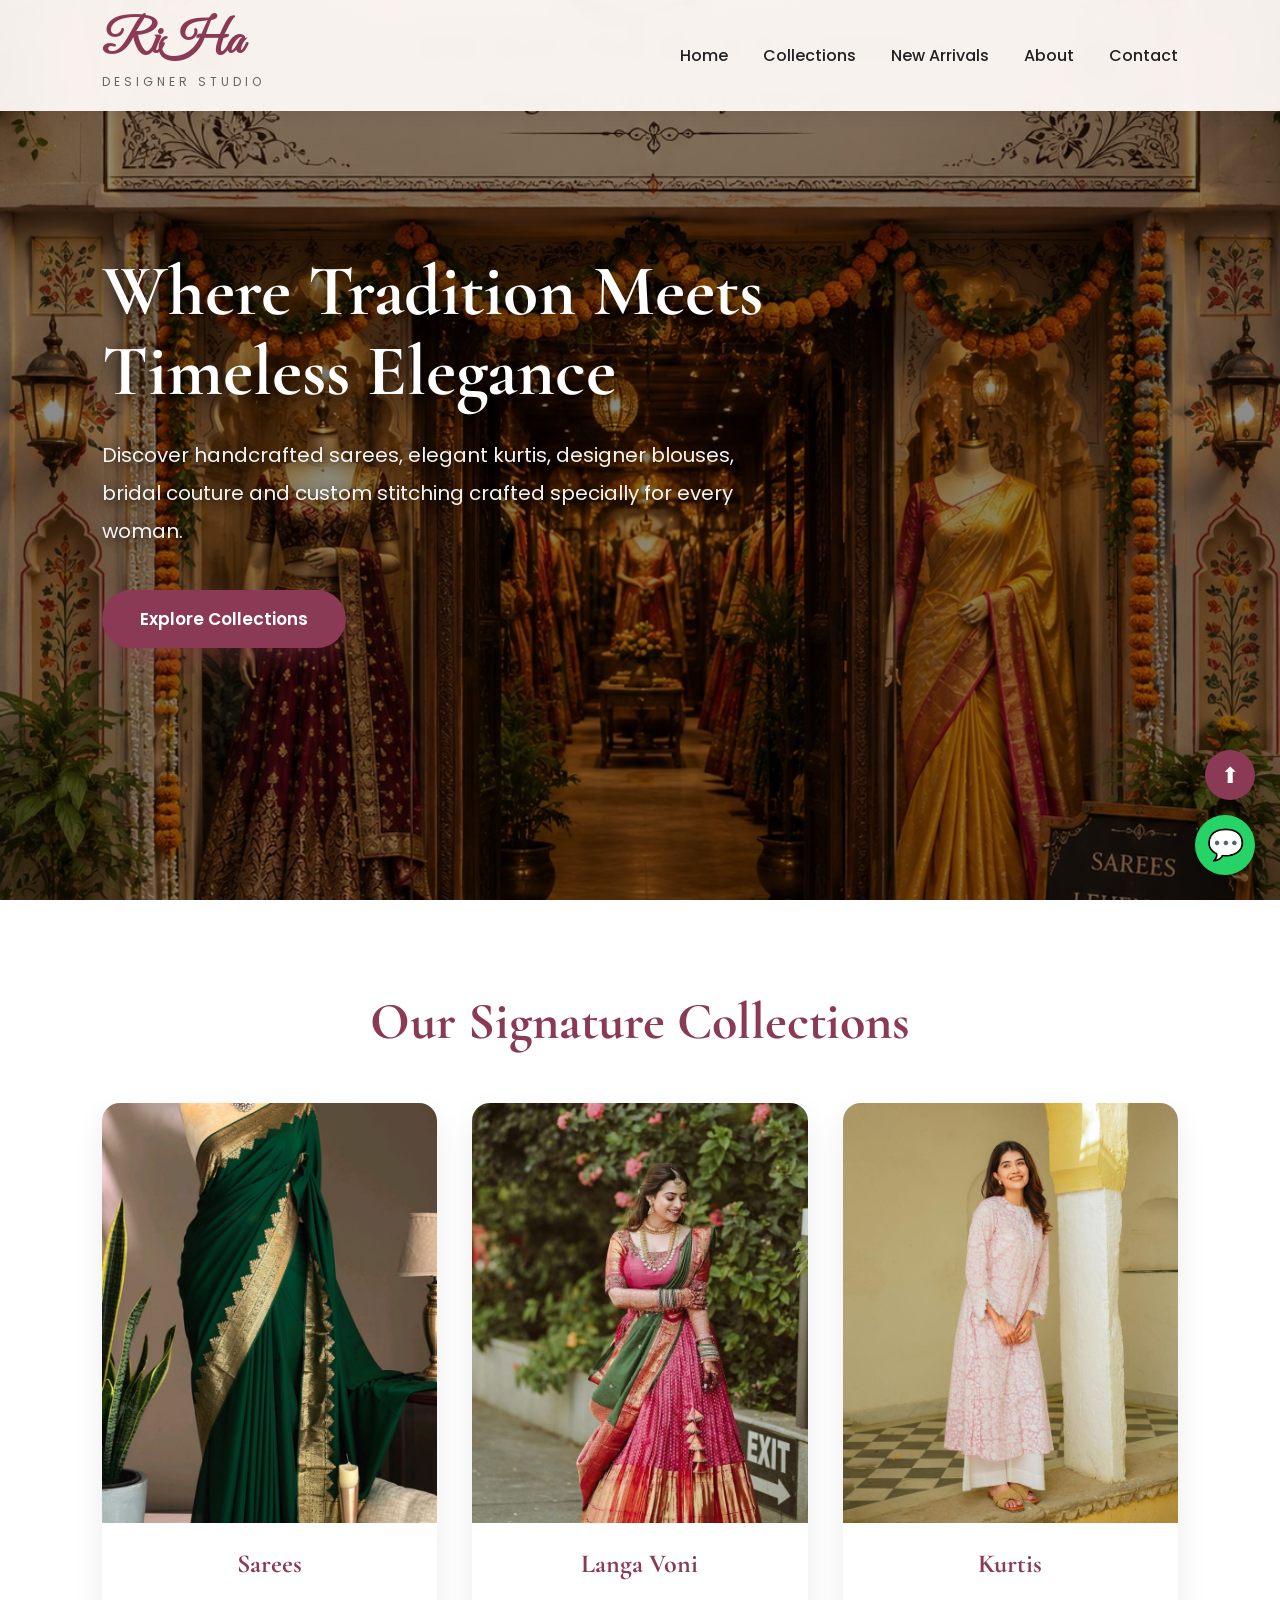
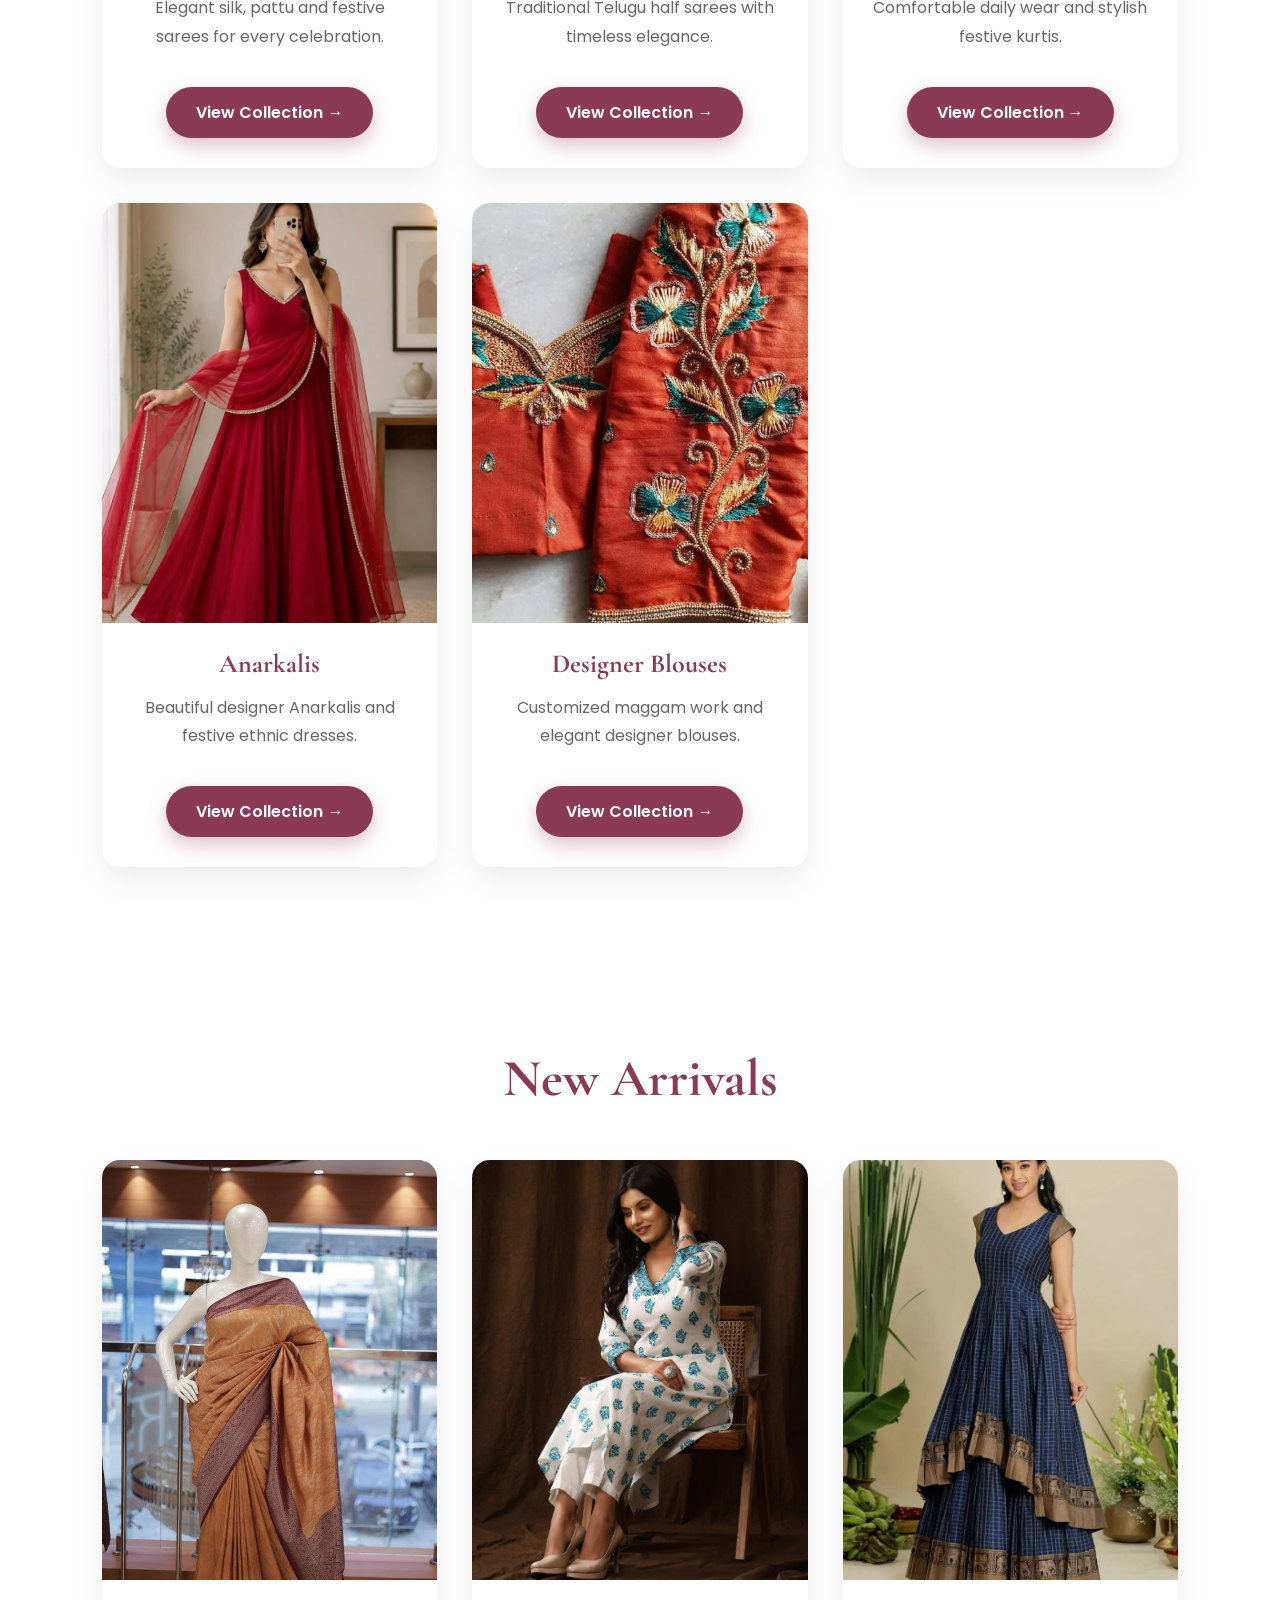
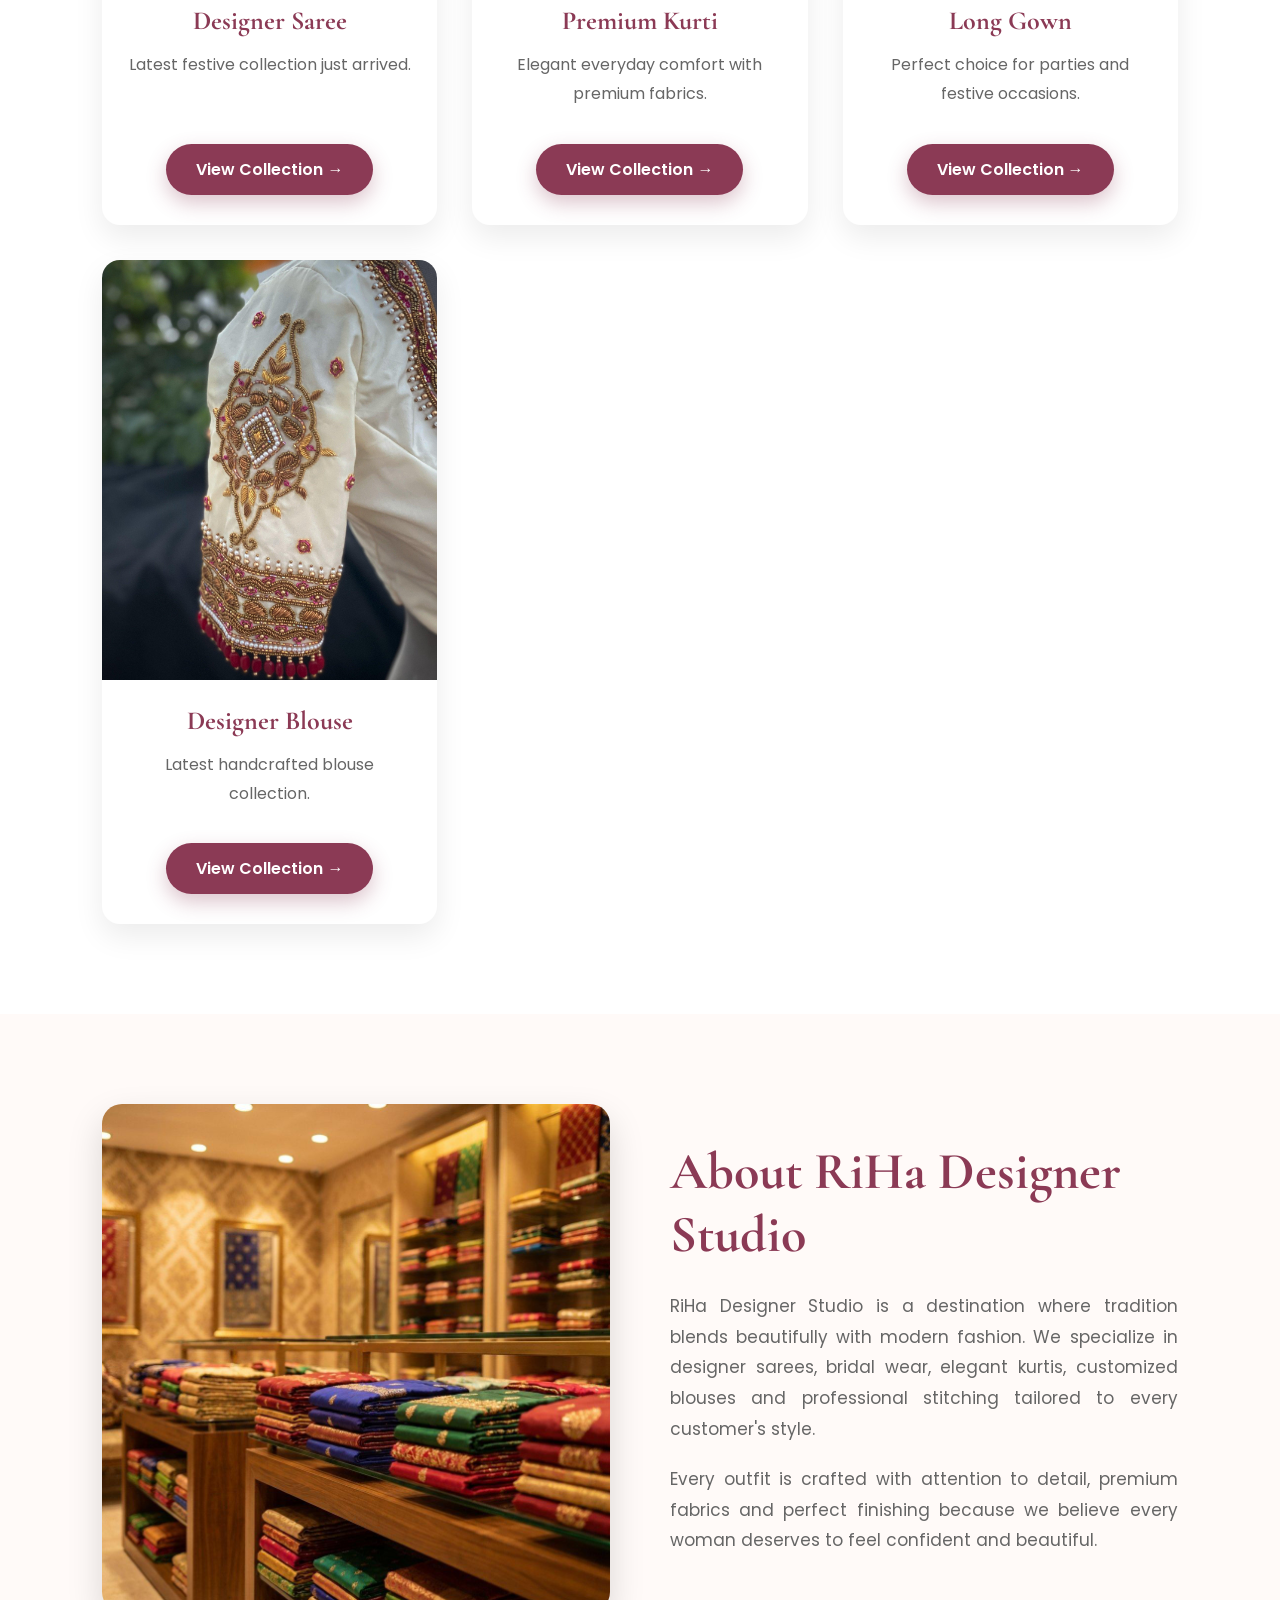
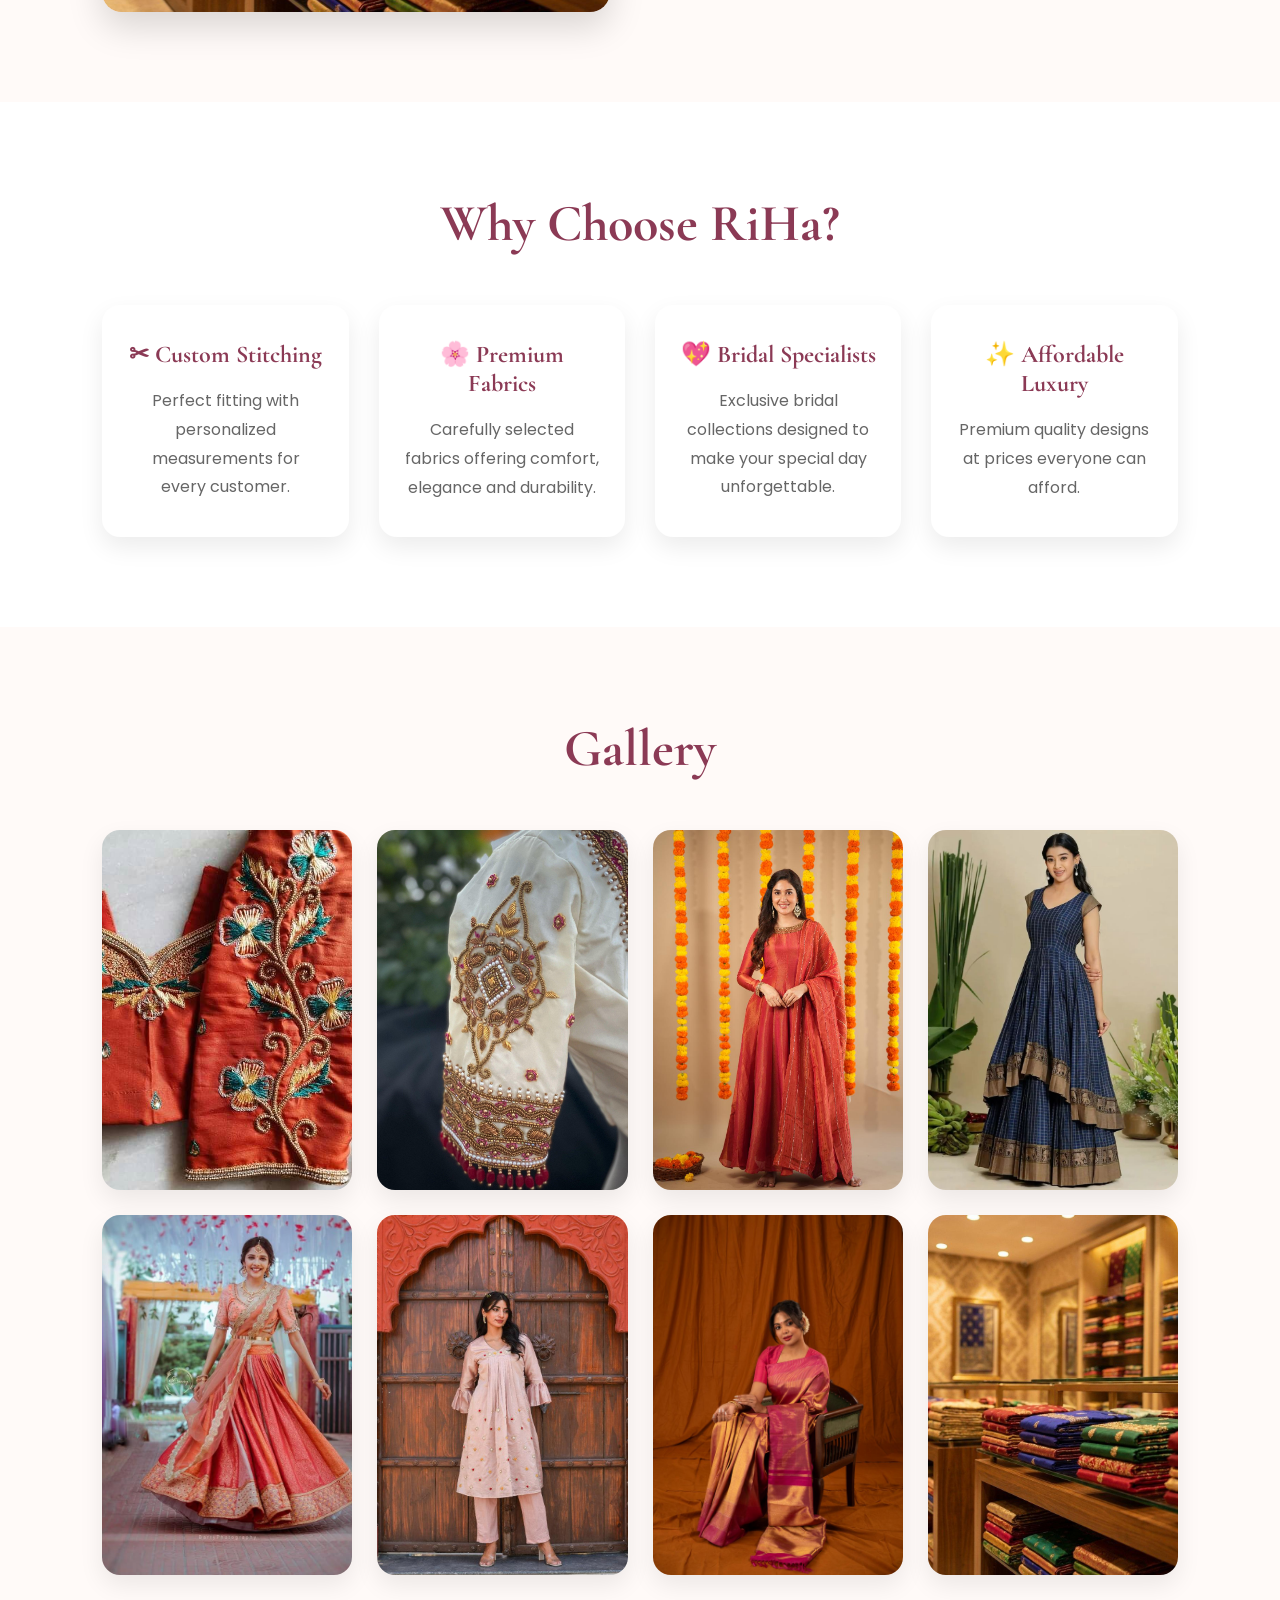
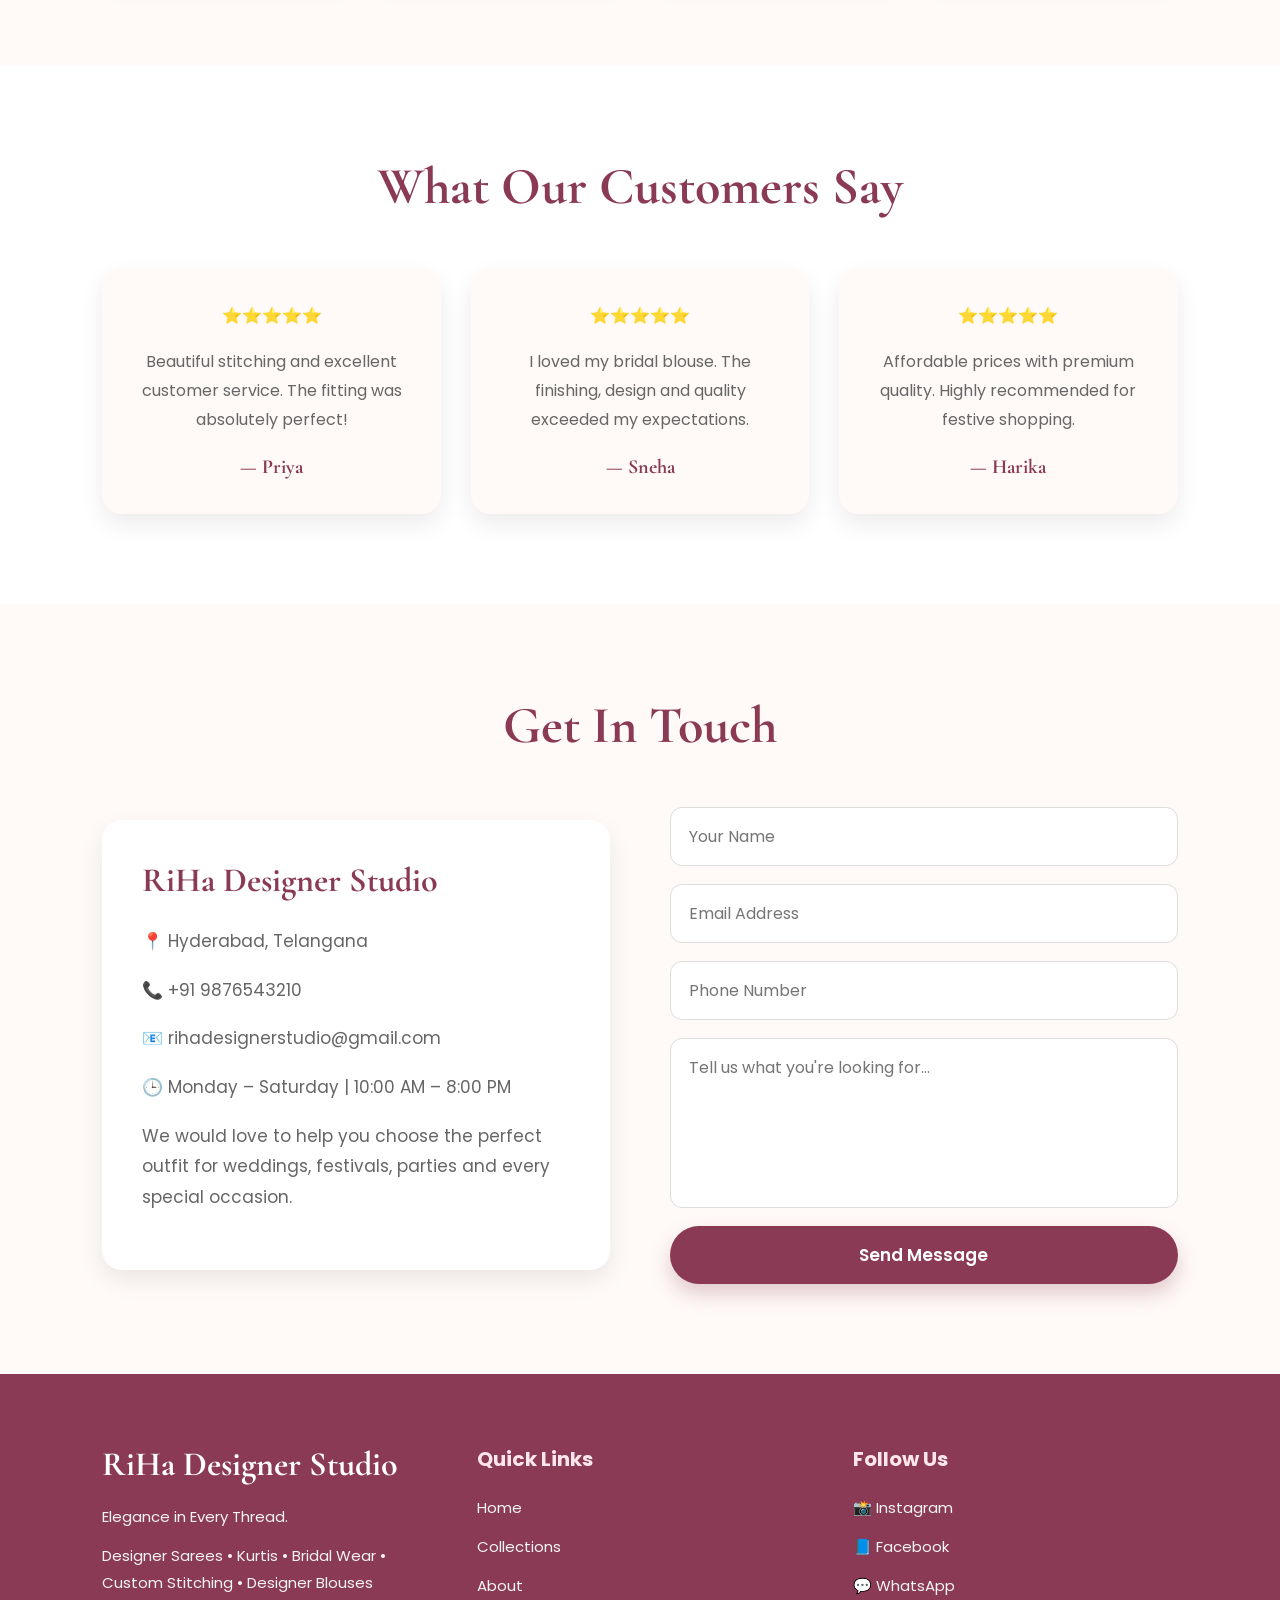
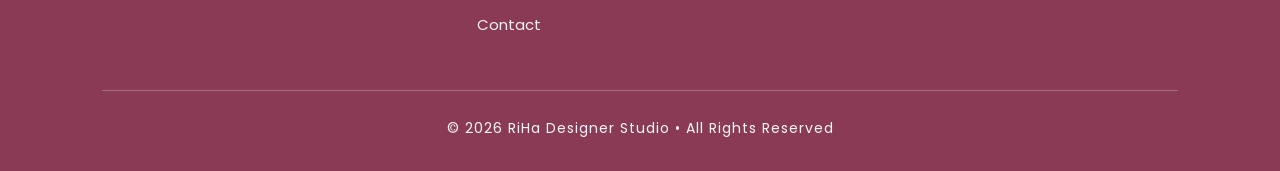
<file: index.html>
<!DOCTYPE html>
<html lang="en">

<head>

    <meta charset="UTF-8">
    <meta name="viewport" content="width=device-width, initial-scale=1.0">

    <title>RiHa Designer Studio</title>

    <meta name="description"
        content="RiHa Designer Studio - Beautiful designer sarees, kurtis, blouses, bridal wear and custom stitching in Hyderabad.">

    <!-- Google Fonts -->
    <link rel="preconnect" href="https://fonts.googleapis.com">

    <link rel="preconnect" href="https://fonts.gstatic.com" crossorigin>

    <link href="https://fonts.googleapis.com/css2?family=Poppins:wght@300;400;500;600;700&family=Great+Vibes&family=Cormorant+Garamond:wght@500;600;700&display=swap"
        rel="stylesheet">

    <link rel="stylesheet" href="css/style.css">

</head>

<body>

    <!-- ==========================
         NAVIGATION BAR
    =========================== -->

    <nav>

        <div class="logo">

            <h1>RiHa</h1>

            <p>DESIGNER STUDIO</p>

        </div>

        <ul>

            <li><a href="#">Home</a></li>

            <li><a href="#collections">Collections</a></li>

            <li><a href="#new">New Arrivals</a></li>

            <li><a href="#about">About</a></li>

            <li><a href="#contact">Contact</a></li>

        </ul>

    </nav>

    <!-- ==========================
         HERO SECTION
    =========================== -->

    <section class="hero">

        <h2>
            Where Tradition Meets Timeless Elegance
        </h2>

        <p>

            Discover handcrafted sarees, elegant kurtis,
            designer blouses, bridal couture and custom
            stitching crafted specially for every woman.

        </p>

        <a href="#collections">

            <button>

                Explore Collections

            </button>

        </a>

    </section>

    <!-- ==========================
         FEATURED COLLECTIONS
    =========================== -->

    <section class="collections" id="collections">

        <h2>Our Signature Collections</h2>

        <div class="collection-container">

                        <!-- Sarees -->

            <div class="card">

                <img src="images/saree/saree19.jpg" alt="Designer Sarees">

                <h3>Sarees</h3>

                <p>Elegant silk, pattu and festive sarees for every celebration.</p>

                <a href="products.html?category=saree" class="view-btn">
                    View Collection →
                </a>

            </div>

            <!-- Half Sarees -->

            <div class="card">

                <img src="images/half-saree/langavoni1.jpg" alt="Traditional Half Sarees">

                <h3>Langa Voni</h3>

                <p>Traditional Telugu half sarees with timeless elegance.</p>

                <a href="products.html?category=half-saree" class="view-btn">
                    View Collection →
                </a>

            </div>

            <!-- Kurtis -->

            <div class="card">

                <img src="images/kurtis/kurti1.jpg" alt="Designer Kurtis">

                <h3>Kurtis</h3>

                <p>Comfortable daily wear and stylish festive kurtis.</p>

                <a href="products.html?category=kurtis" class="view-btn">
                    View Collection →
                </a>

            </div>

            <!-- Dresses -->

            <div class="card">

                <img src="images/dresses/anarkali5.jpg" alt="Designer Dresses">

                <h3>Anarkalis</h3>

                <p>Beautiful designer Anarkalis and festive ethnic dresses.</p>

                <a href="products.html?category=dresses" class="view-btn">
                    View Collection →
                </a>

            </div>

            <!-- Blouses -->

            <div class="card">

                <img src="images/blouses/blouses1.jpg" alt="Designer Blouses">

                <h3>Designer Blouses</h3>

                <p>Customized maggam work and elegant designer blouses.</p>

                <a href="products.html?category=blouses" class="view-btn">
                    View Collection →
                </a>

            </div>

        </div>

    </section>

    <!-- ==========================
         NEW ARRIVALS
    =========================== -->

    <section class="collections" id="new">

        <h2>New Arrivals</h2>

        <div class="collection-container">

            <div class="card">

                <img src="images/saree/saree7.jpg" alt="Latest Designer Saree">

                <h3>Designer Saree</h3>

                <p>Latest festive collection just arrived.</p>

                <a href="products.html?category=saree" class="view-btn">
                    View Collection →
                </a>

            </div>

            <div class="card">

                <img src="images/kurtis/kurti3.jpg" alt="Premium Kurti">

                <h3>Premium Kurti</h3>

                <p>Elegant everyday comfort with premium fabrics.</p>

                <a href="products.html?category=kurtis" class="view-btn">
                    View Collection →
                </a>

            </div>

            <div class="card">

                <img src="images/dresses/long-frocks1.jpg" alt="Long Gown">

                <h3>Long Gown</h3>

                <p>Perfect choice for parties and festive occasions.</p>

                <a href="products.html?category=dresses" class="view-btn">
                    View Collection →
                </a>

            </div>

            <div class="card">

                <img src="images/blouses/blouses2.jpg" alt="Designer Blouse">

                <h3>Designer Blouse</h3>

                <p>Latest handcrafted blouse collection.</p>

                <a href="products.html?category=blouses" class="view-btn">
                    View Collection →
                </a>

            </div>

        </div>

    </section>

        <!-- ==========================
         ABOUT US
    =========================== -->

    <section class="about" id="about">

        <div class="about-image">

            <img src="images/boutique.jpg" alt="RiHa Designer Studio">

        </div>

        <div class="about-text">

            <h2>About RiHa Designer Studio</h2>

            <p>

                RiHa Designer Studio is a destination where
                tradition blends beautifully with modern fashion.
                We specialize in designer sarees, bridal wear,
                elegant kurtis, customized blouses and professional
                stitching tailored to every customer's style.

            </p>

            <p>

                Every outfit is crafted with attention to detail,
                premium fabrics and perfect finishing because
                we believe every woman deserves to feel confident
                and beautiful.

            </p>

        </div>

    </section>

    <!-- ==========================
         WHY CHOOSE US
    =========================== -->

    <section class="why">

        <h2>Why Choose RiHa?</h2>

        <div class="why-container">

            <div class="why-card">

                <h3>✂ Custom Stitching</h3>

                <p>

                    Perfect fitting with personalized measurements
                    for every customer.

                </p>

            </div>

            <div class="why-card">

                <h3>🌸 Premium Fabrics</h3>

                <p>

                    Carefully selected fabrics offering
                    comfort, elegance and durability.

                </p>

            </div>

            <div class="why-card">

                <h3>💖 Bridal Specialists</h3>

                <p>

                    Exclusive bridal collections designed
                    to make your special day unforgettable.

                </p>

            </div>

            <div class="why-card">

                <h3>✨ Affordable Luxury</h3>

                <p>

                    Premium quality designs at prices
                    everyone can afford.

                </p>

            </div>

        </div>

    </section>

    <!-- ==========================
         GALLERY
    =========================== -->

    <section class="gallery">

        <h2>Gallery</h2>

        <div class="gallery-grid">

            <img src="images/blouses/blouses1.jpg" alt="Designer Blouse">

            <img src="images/blouses/blouses2.jpg" alt="Maggam Work Blouse">

            <img src="images/dresses/anarkali1.jpg" alt="Designer Anarkali">

            <img src="images/dresses/long-frocks1.jpg" alt="Long Designer Gown">

            <img src="images/half-saree/langavoni2.jpg" alt="Traditional Langa Voni">

            <img src="images/kurtis/kurti2.jpg" alt="Designer Kurti">

            <img src="images/saree/saree6.jpg" alt="Silk Saree">

            <img src="images/boutique.jpg" alt="RiHa Boutique Interior">

        </div>

    </section>

    <!-- ==========================
         CUSTOMER REVIEWS
    =========================== -->

    <section class="reviews">

        <h2>What Our Customers Say</h2>

        <div class="review-container">

            <div class="review">

                ⭐⭐⭐⭐⭐

                <p>

                    Beautiful stitching and excellent customer
                    service. The fitting was absolutely perfect!

                </p>

                <h4>— Priya</h4>

            </div>

            <div class="review">

                ⭐⭐⭐⭐⭐

                <p>

                    I loved my bridal blouse. The finishing,
                    design and quality exceeded my expectations.

                </p>

                <h4>— Sneha</h4>

            </div>

            <div class="review">

                ⭐⭐⭐⭐⭐

                <p>

                    Affordable prices with premium quality.
                    Highly recommended for festive shopping.

                </p>

                <h4>— Harika</h4>

            </div>

        </div>

    </section>

        <!-- ==========================
         CONTACT
    =========================== -->

    <section class="contact" id="contact">

        <h2>Get In Touch</h2>

        <div class="contact-container">

            <!-- Contact Information -->

            <div class="contact-info">

                <h3>RiHa Designer Studio</h3>

                <p>📍 Hyderabad, Telangana</p>

                <p>📞 +91 9876543210</p>

                <p>📧 rihadesignerstudio@gmail.com</p>

                <p>🕒 Monday – Saturday | 10:00 AM – 8:00 PM</p>

                <p>
                    We would love to help you choose the perfect outfit
                    for weddings, festivals, parties and every special
                    occasion.
                </p>

            </div>

            <!-- Contact Form -->

            <form>

                <input type="text"
                       placeholder="Your Name"
                       required>

                <input type="email"
                       placeholder="Email Address"
                       required>

                <input type="tel"
                       placeholder="Phone Number"
                       required>

                <textarea
                    placeholder="Tell us what you're looking for..."
                    required></textarea>

                <button type="submit">

                    Send Message

                </button>

            </form>

        </div>

    </section>

    <!-- ==========================
         FOOTER
    =========================== -->

    <footer>

        <div class="footer-container">

            <div>

                <h3>RiHa Designer Studio</h3>

                <p>

                    Elegance in Every Thread.

                </p>

                <p>

                    Designer Sarees • Kurtis • Bridal Wear •
                    Custom Stitching • Designer Blouses

                </p>

            </div>

            <div>

                <h4>Quick Links</h4>

                <p><a href="#">Home</a></p>

                <p><a href="#collections">Collections</a></p>

                <p><a href="#about">About</a></p>

                <p><a href="#contact">Contact</a></p>

            </div>

            <div>

                <h4>Follow Us</h4>

                <p>📸 Instagram</p>

                <p>📘 Facebook</p>

                <p>💬 WhatsApp</p>

            </div>

        </div>

        <hr>

        <p class="copyright">

            © 2026 RiHa Designer Studio • All Rights Reserved

        </p>

    </footer>

    <!-- ==========================
         FLOATING BUTTONS
    =========================== -->

    <a href="https://wa.me/919876543210"
       class="whatsapp"
       target="_blank">

        💬

    </a>

    <a href="#"
       class="top-btn">

        ⬆

    </a>

</body>

</html>
</file>
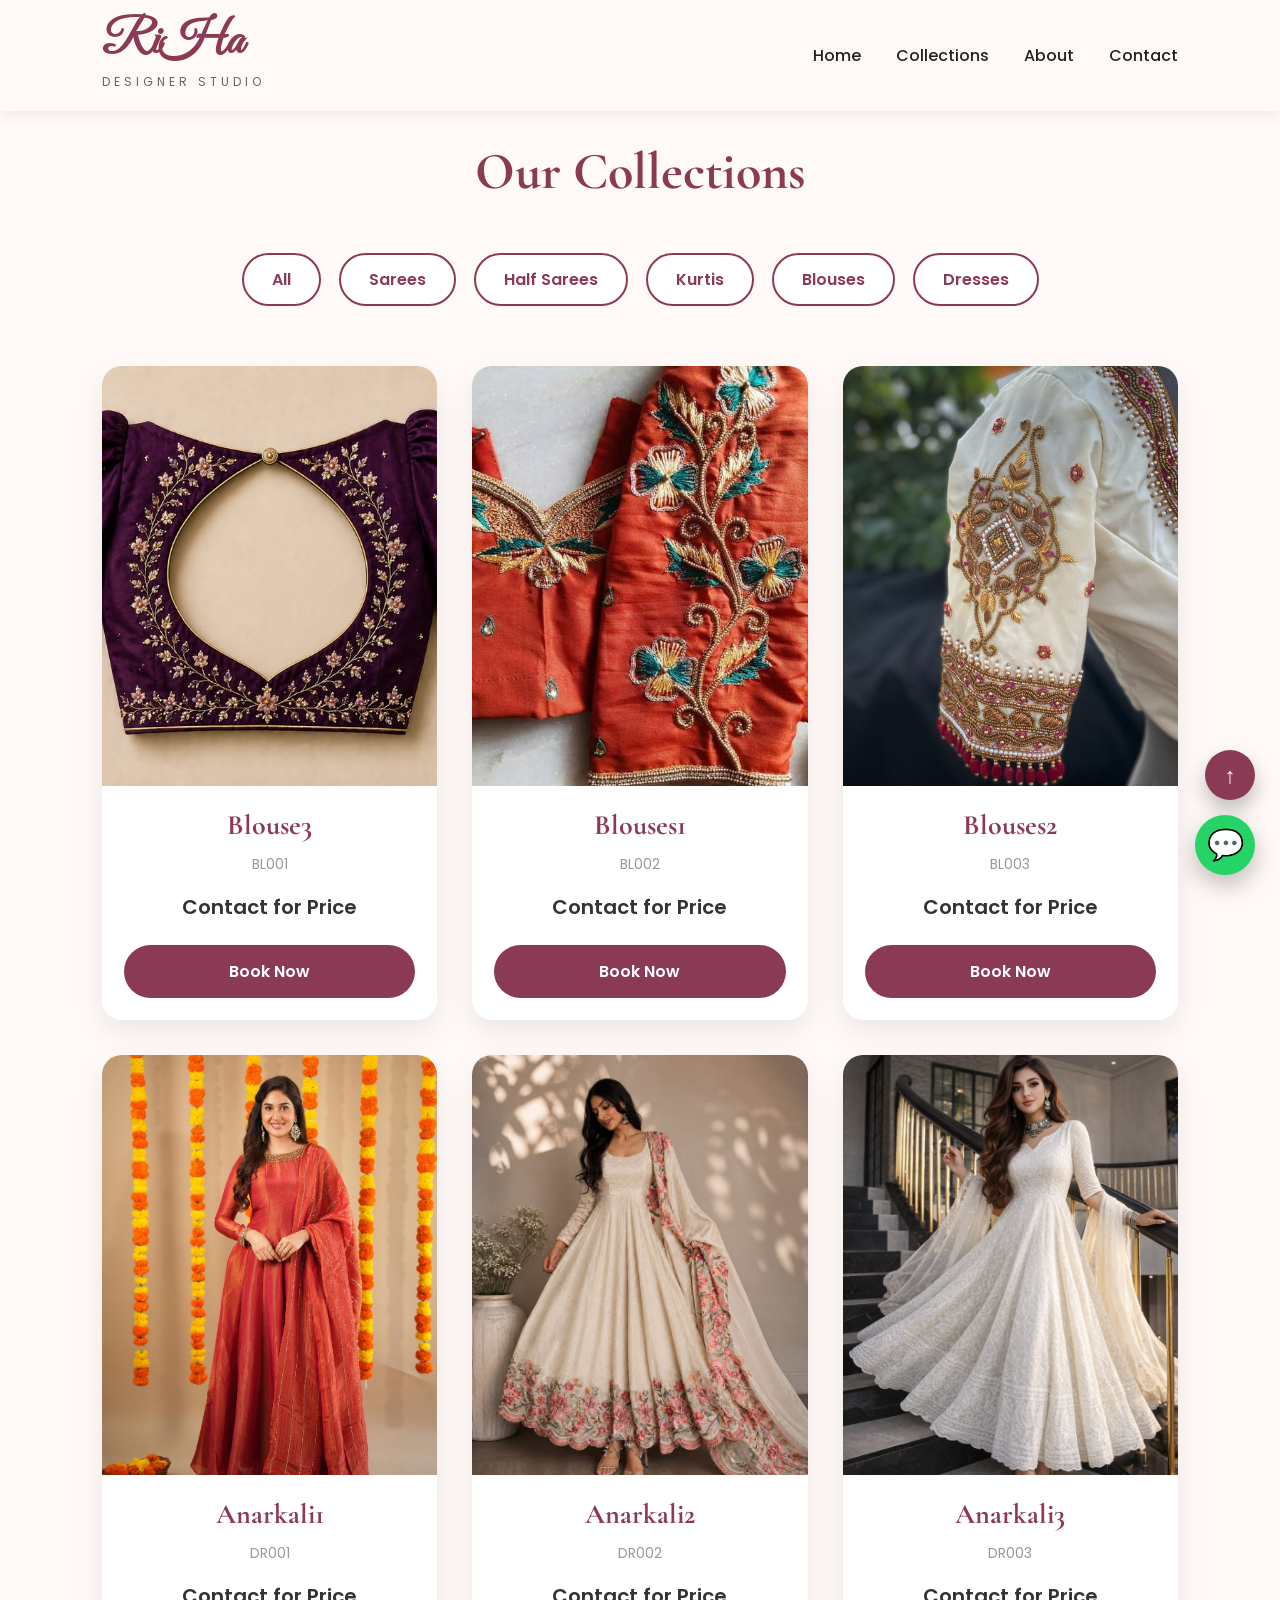
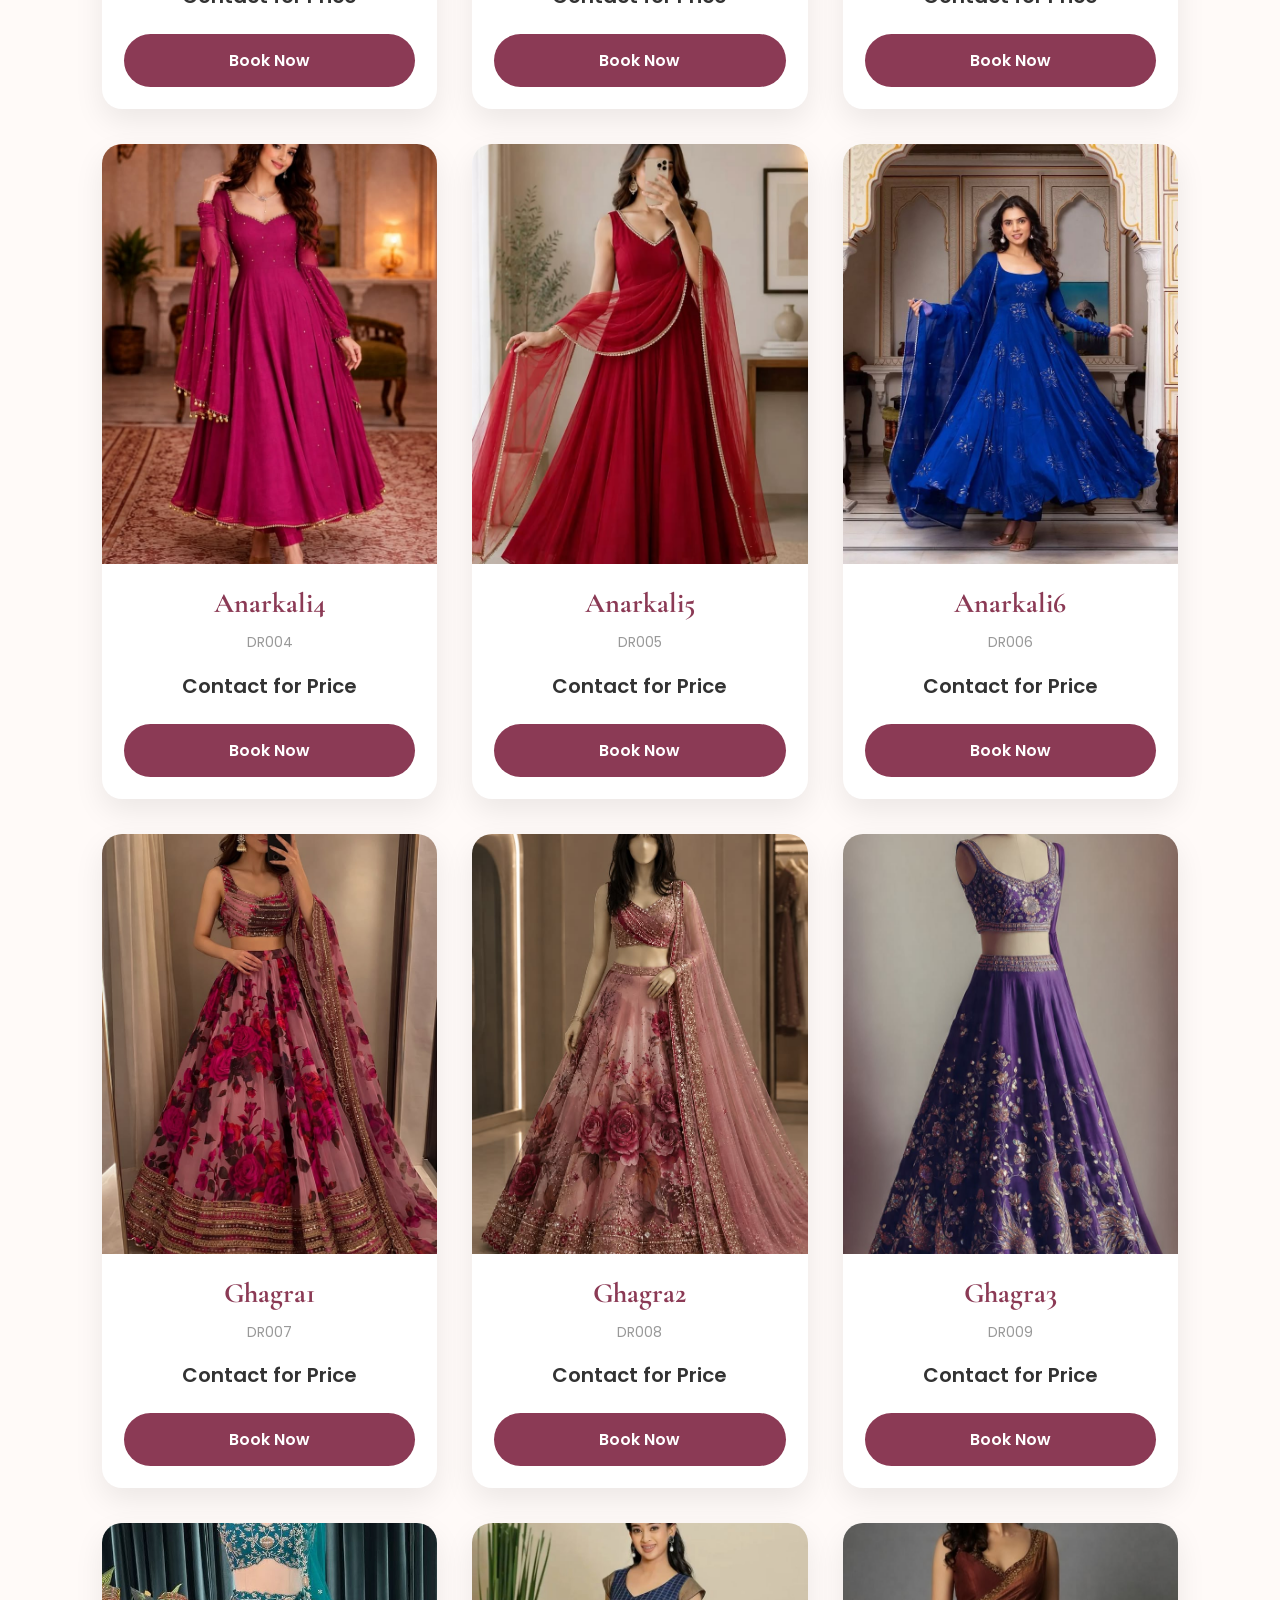
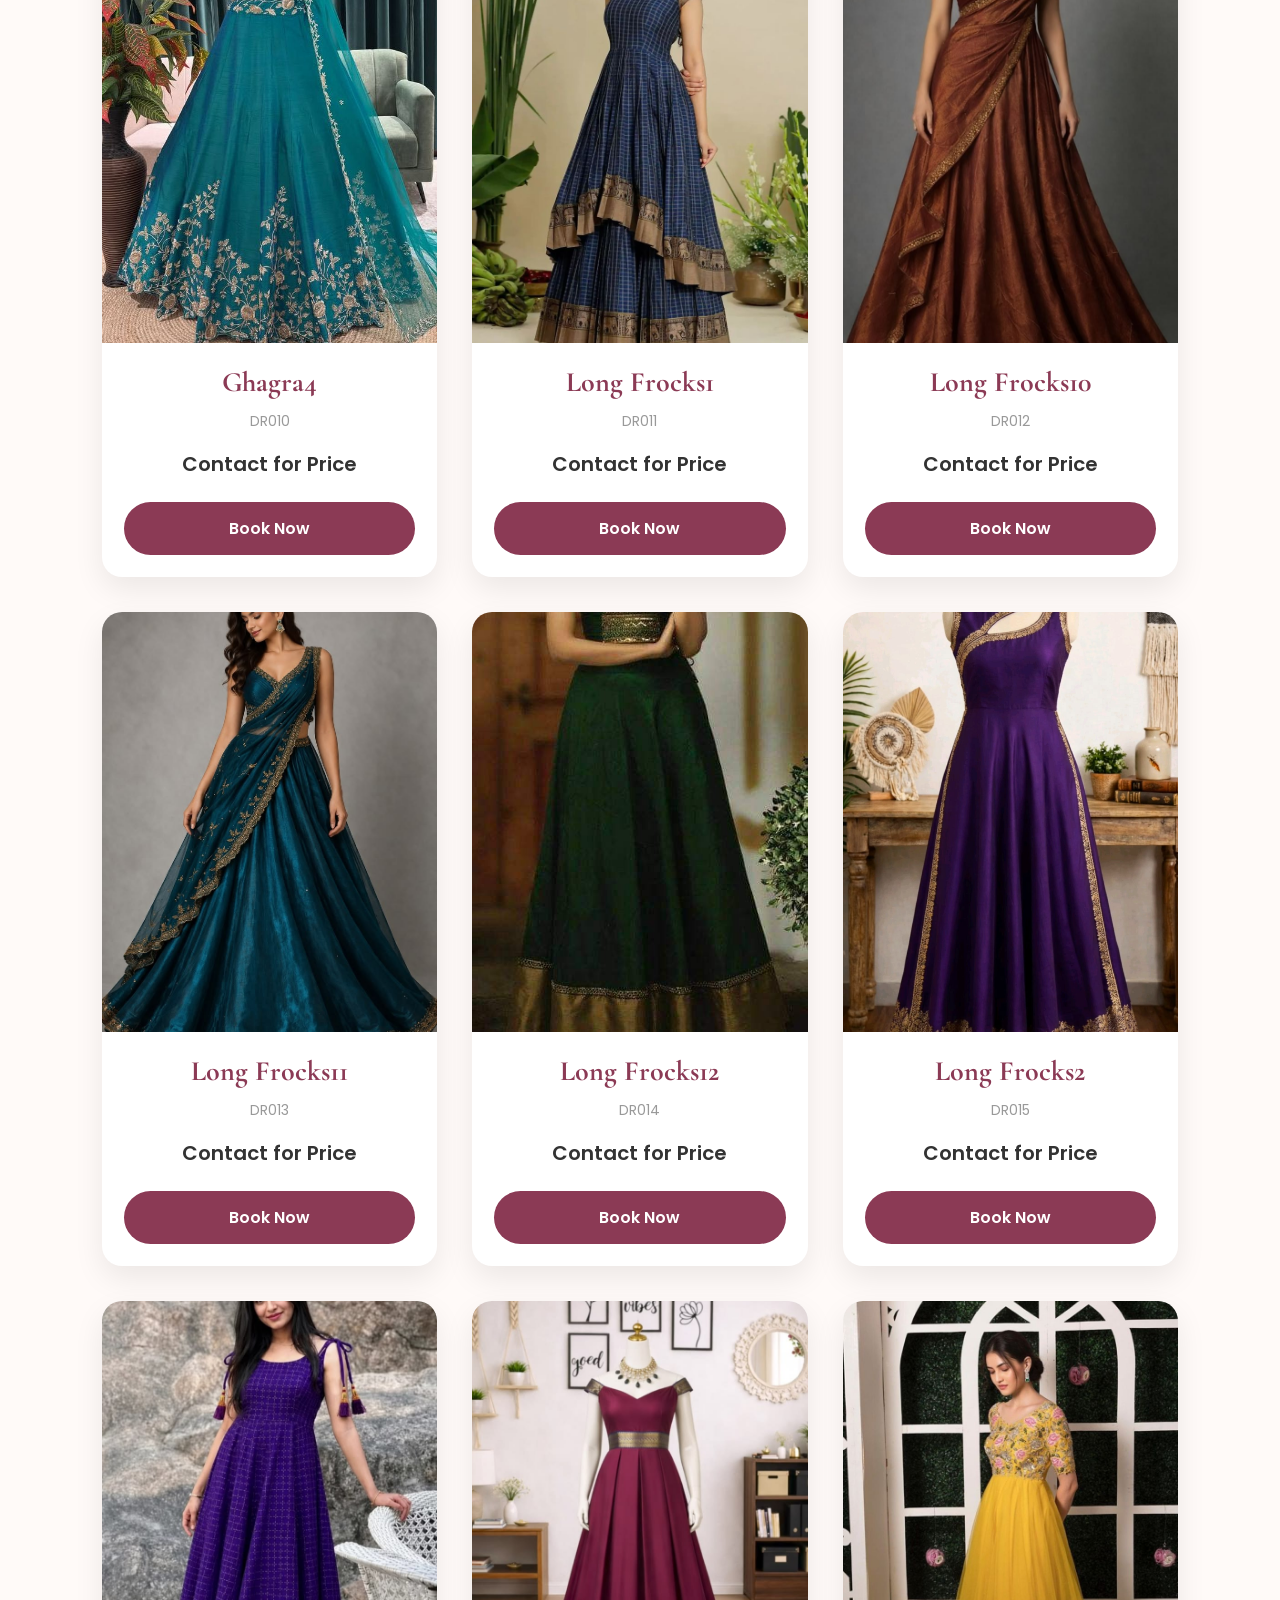
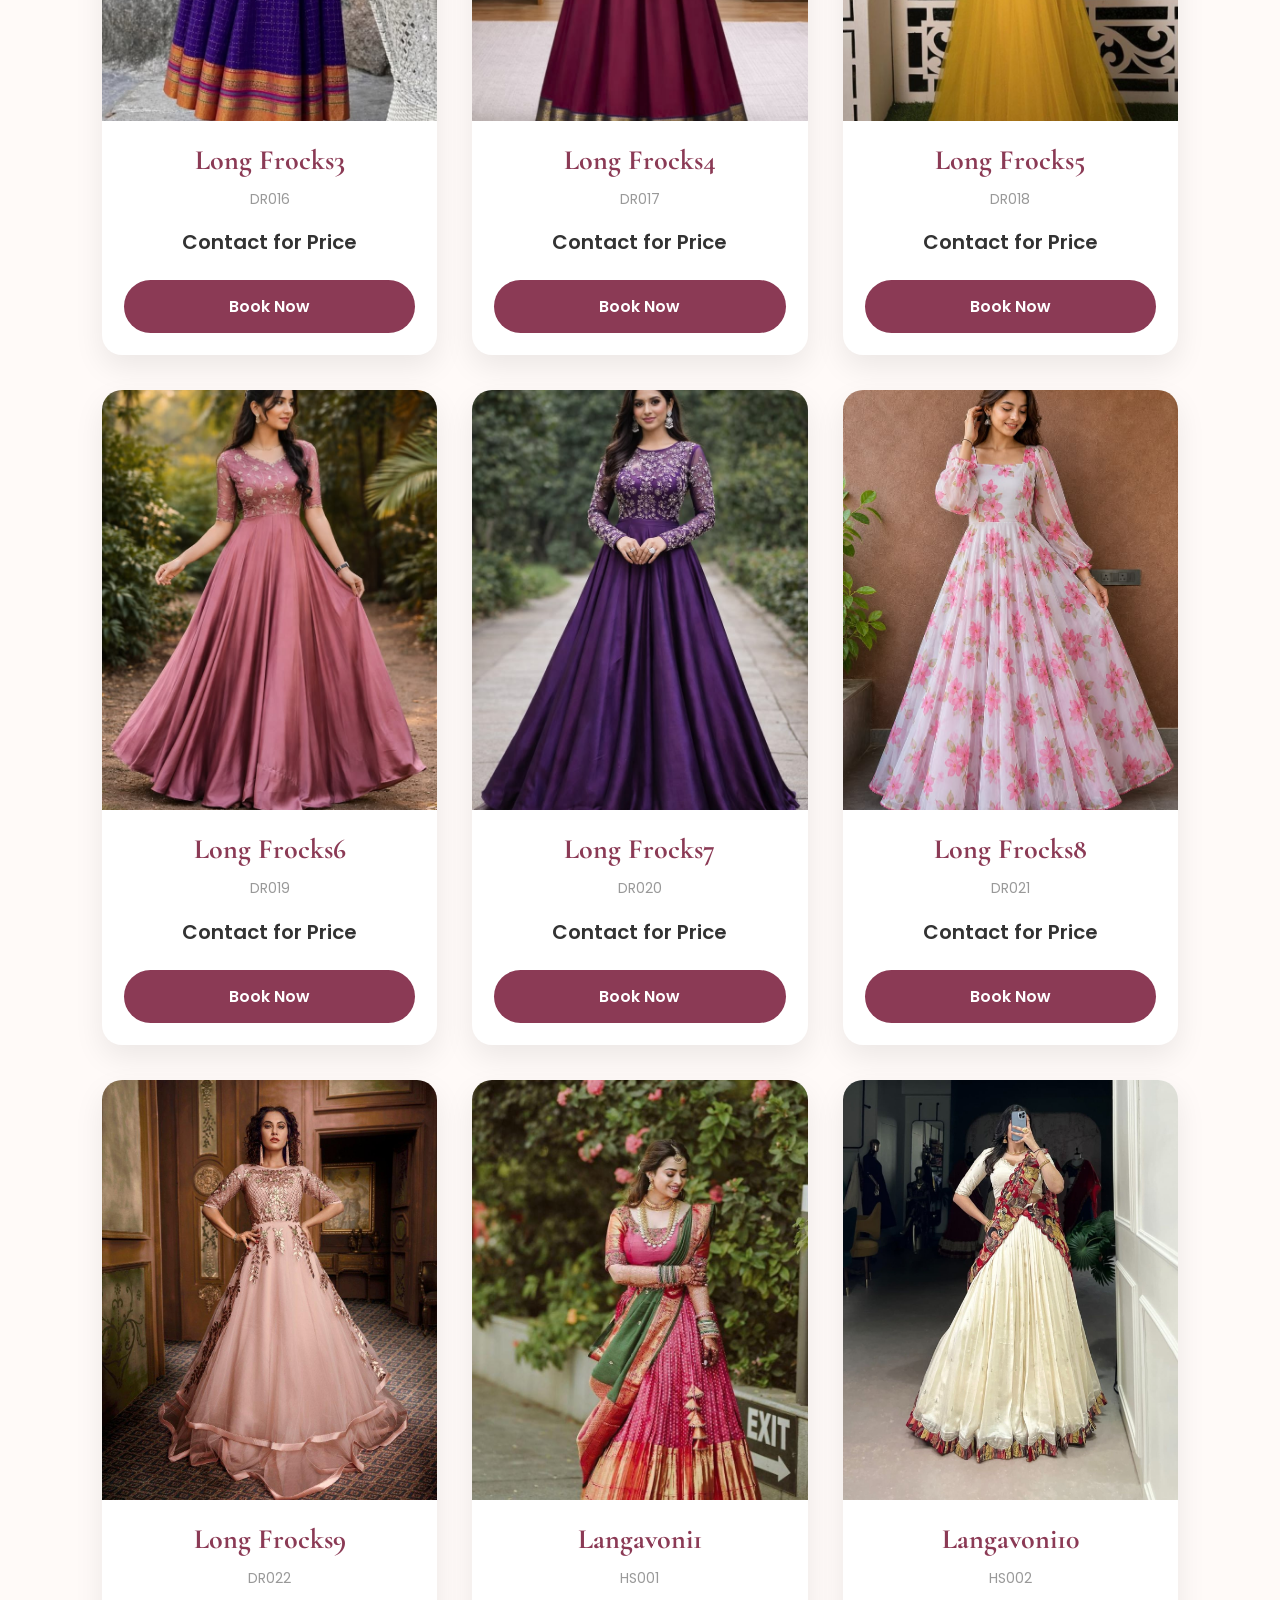
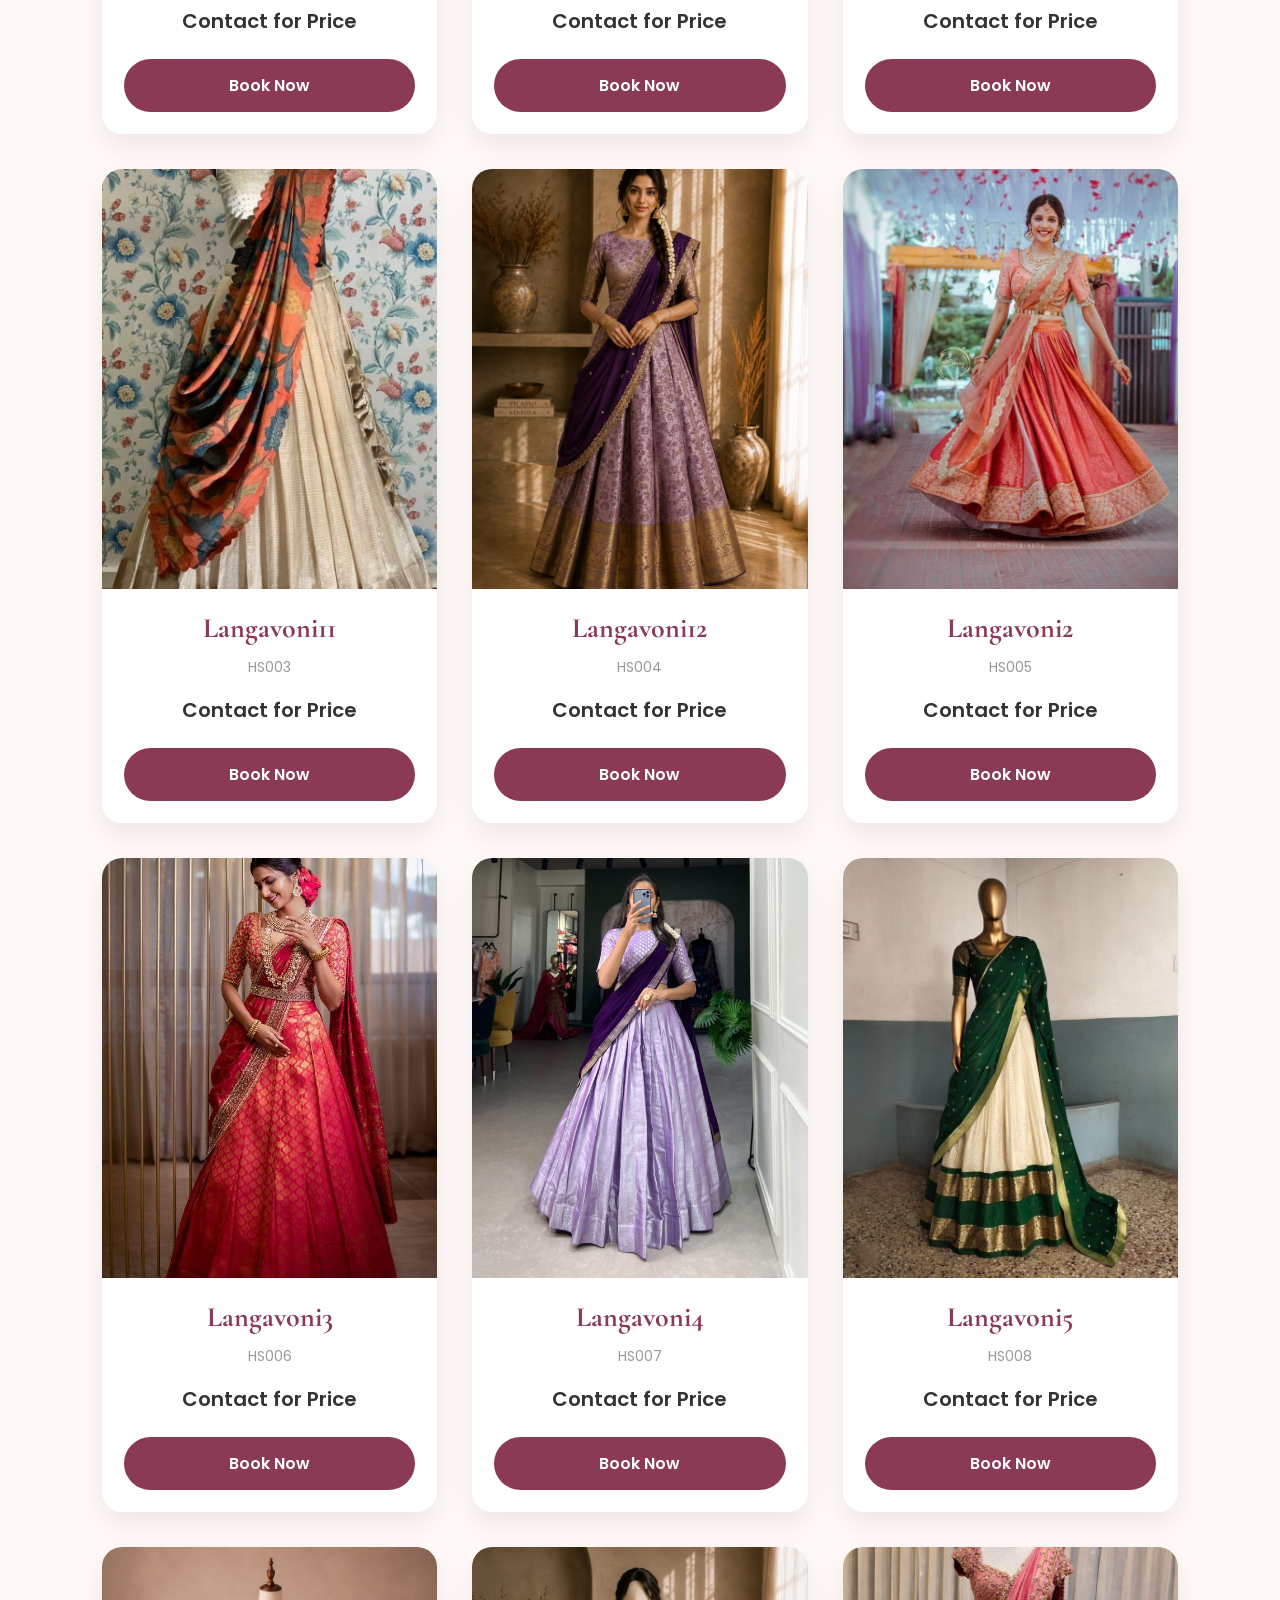
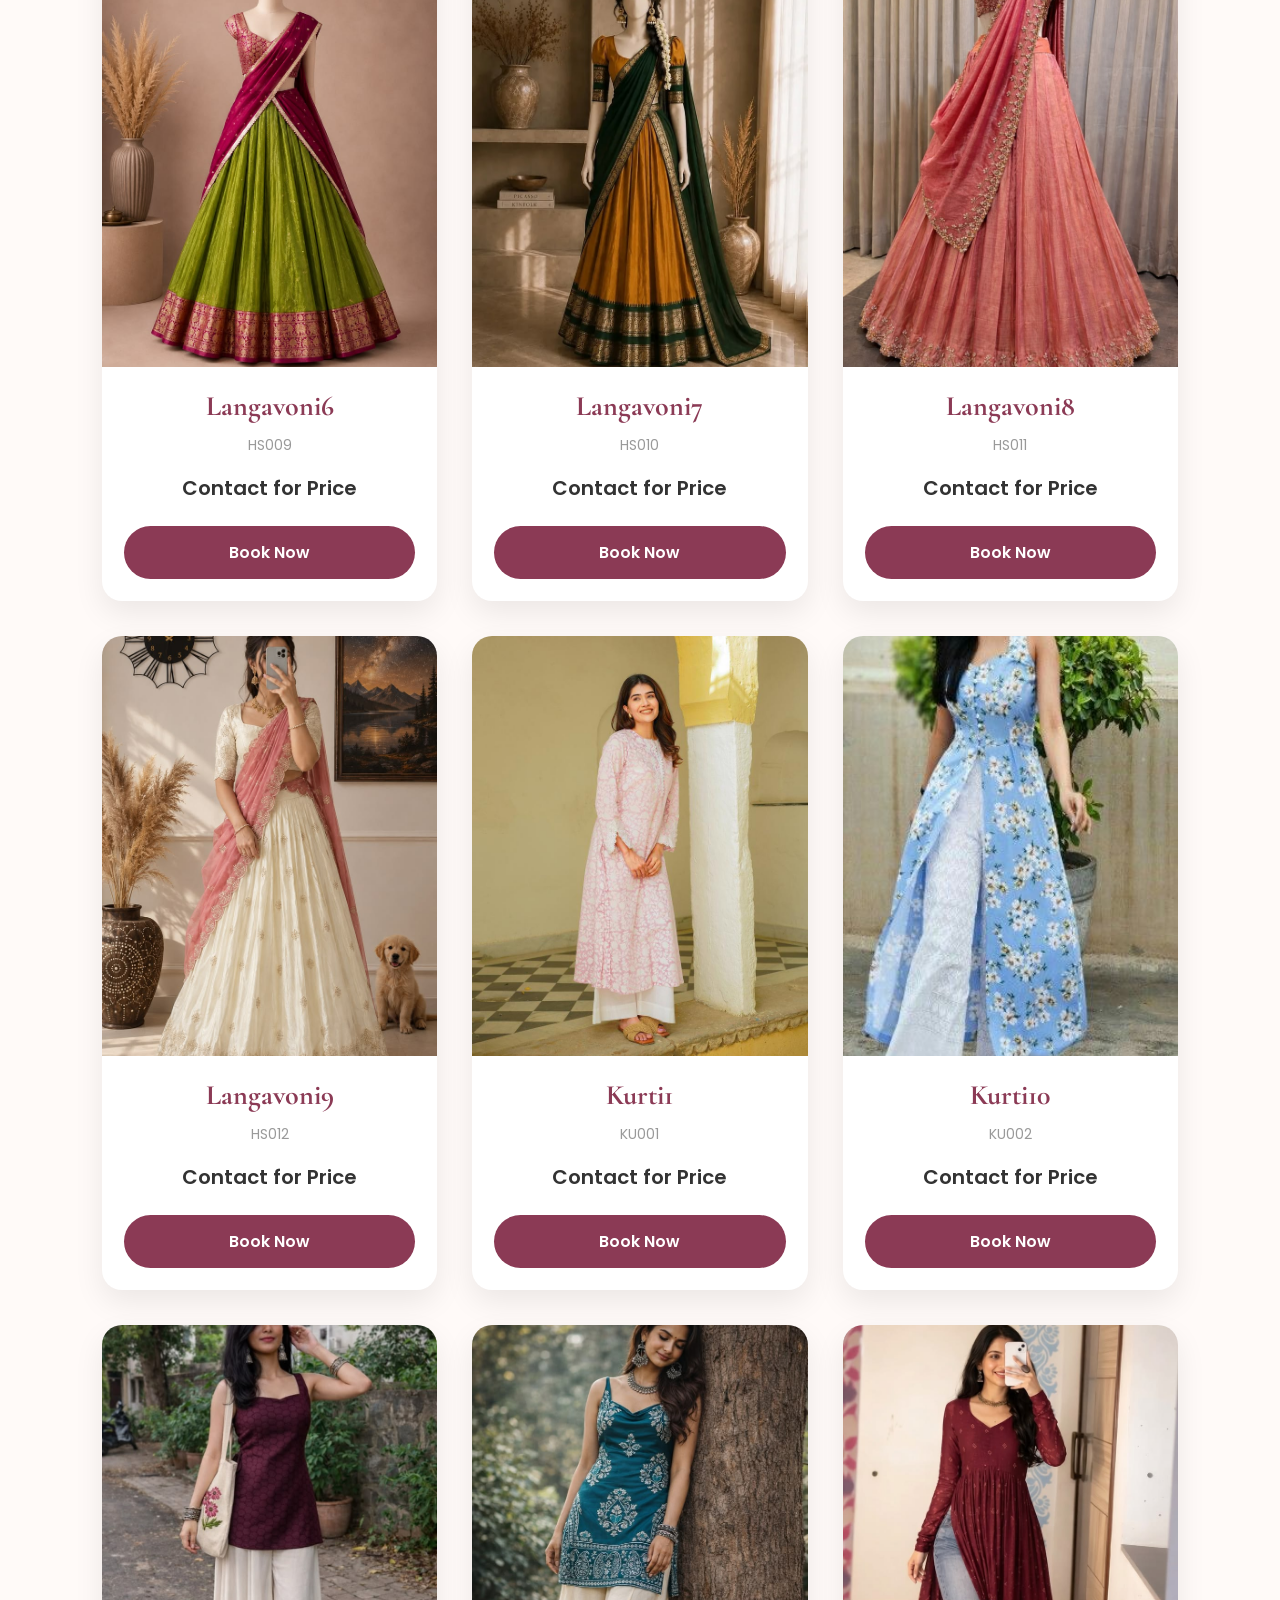
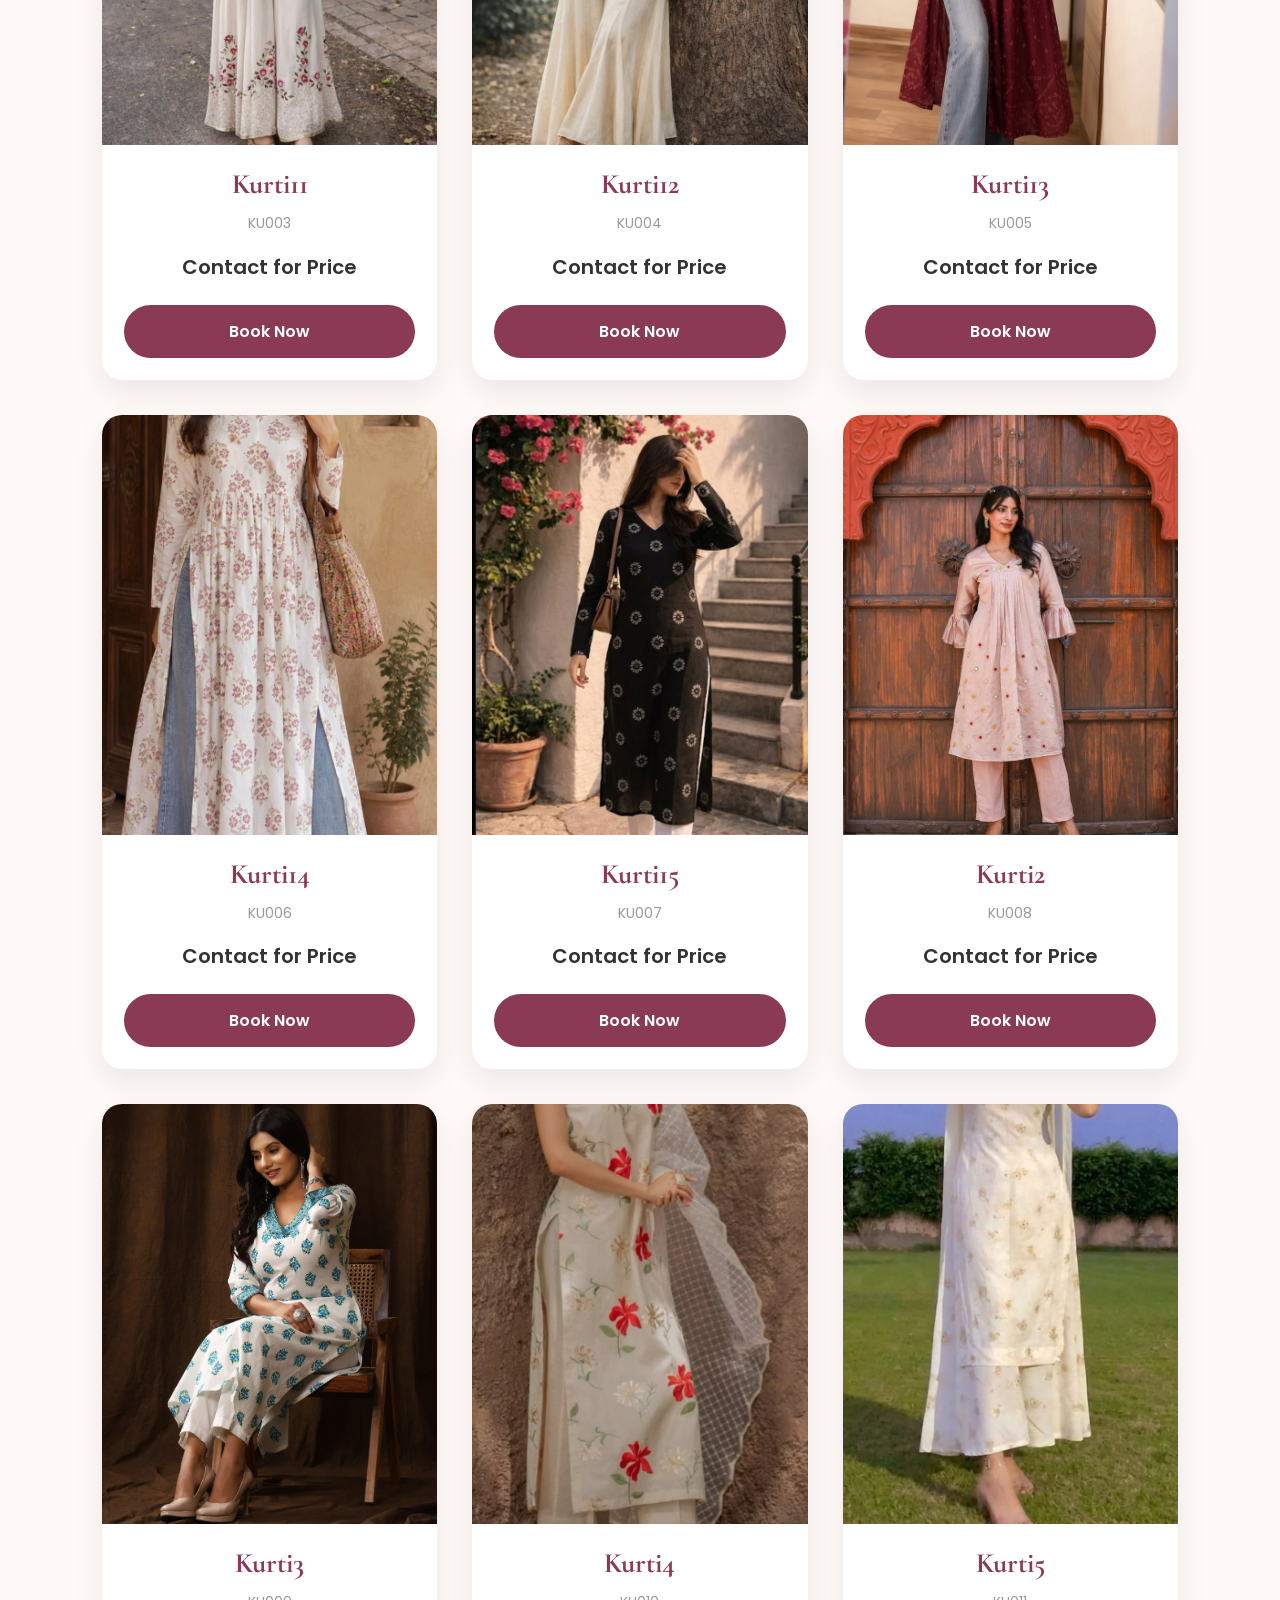
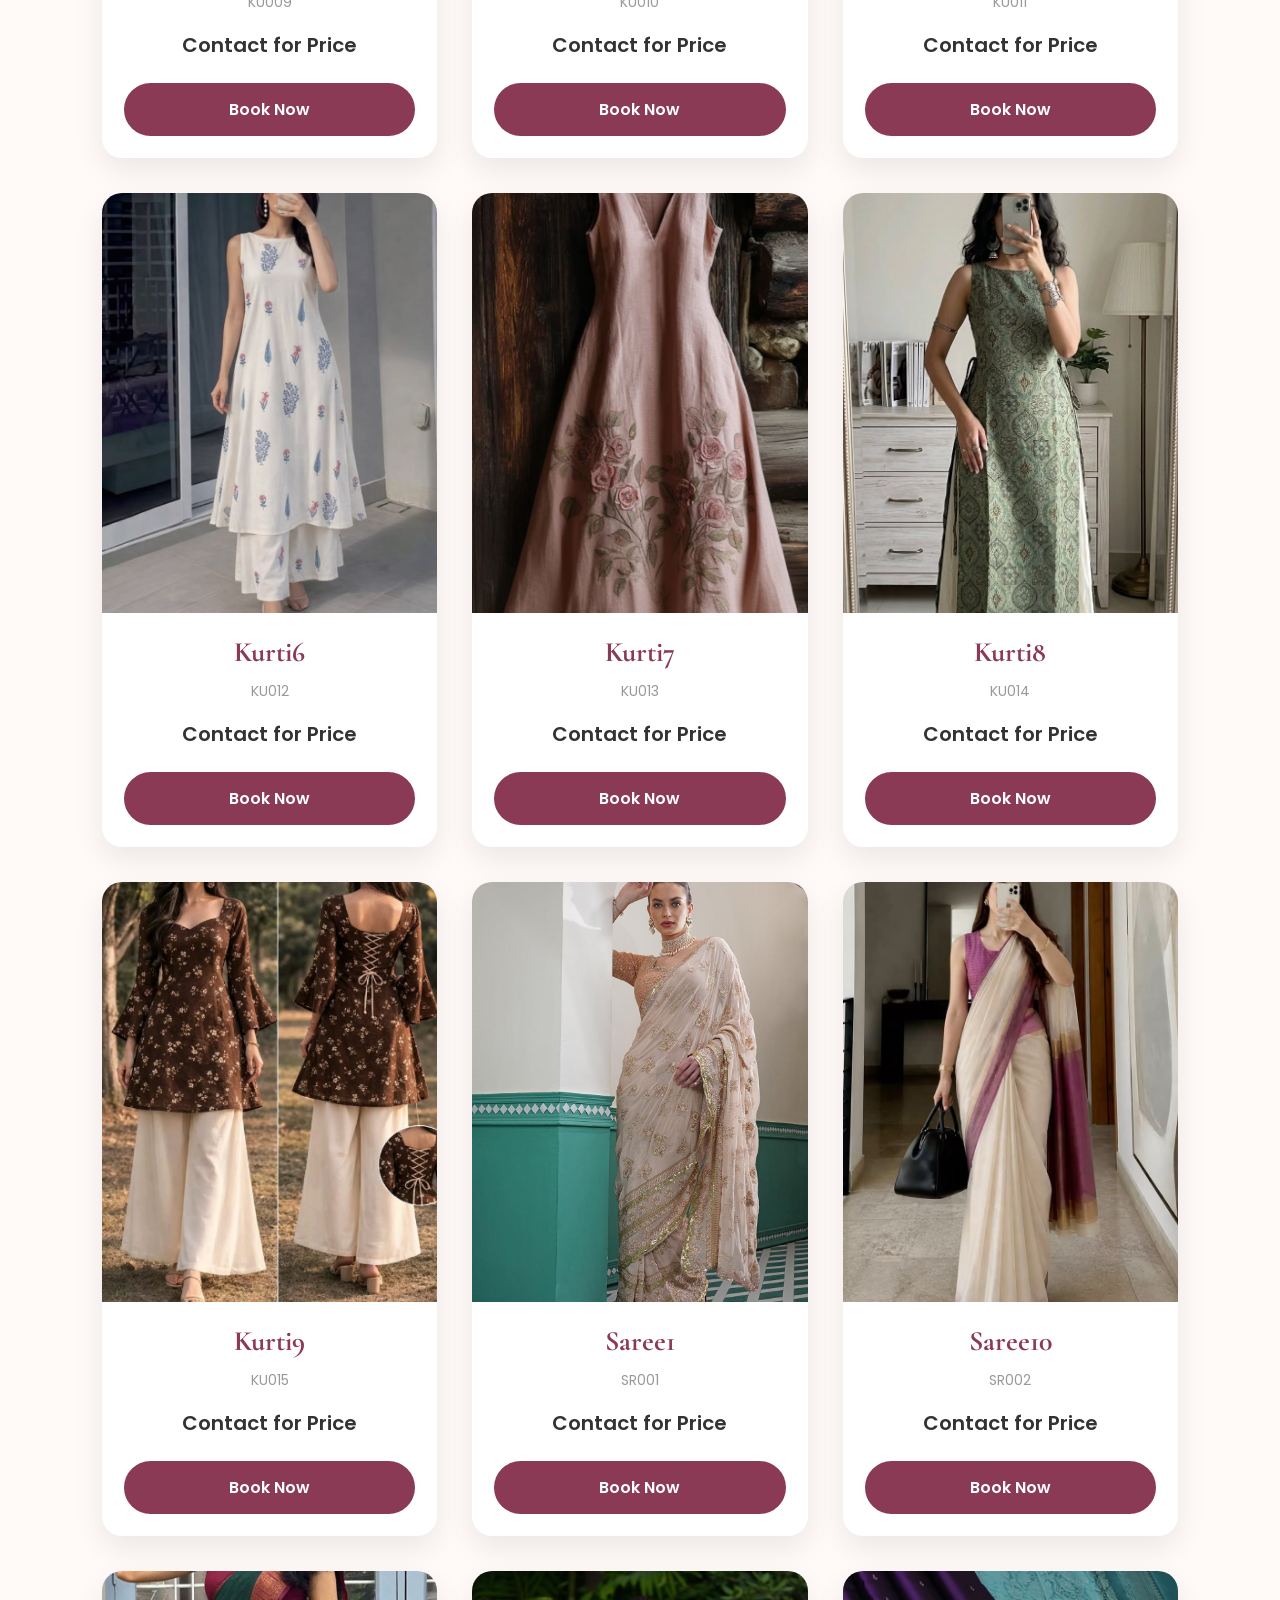
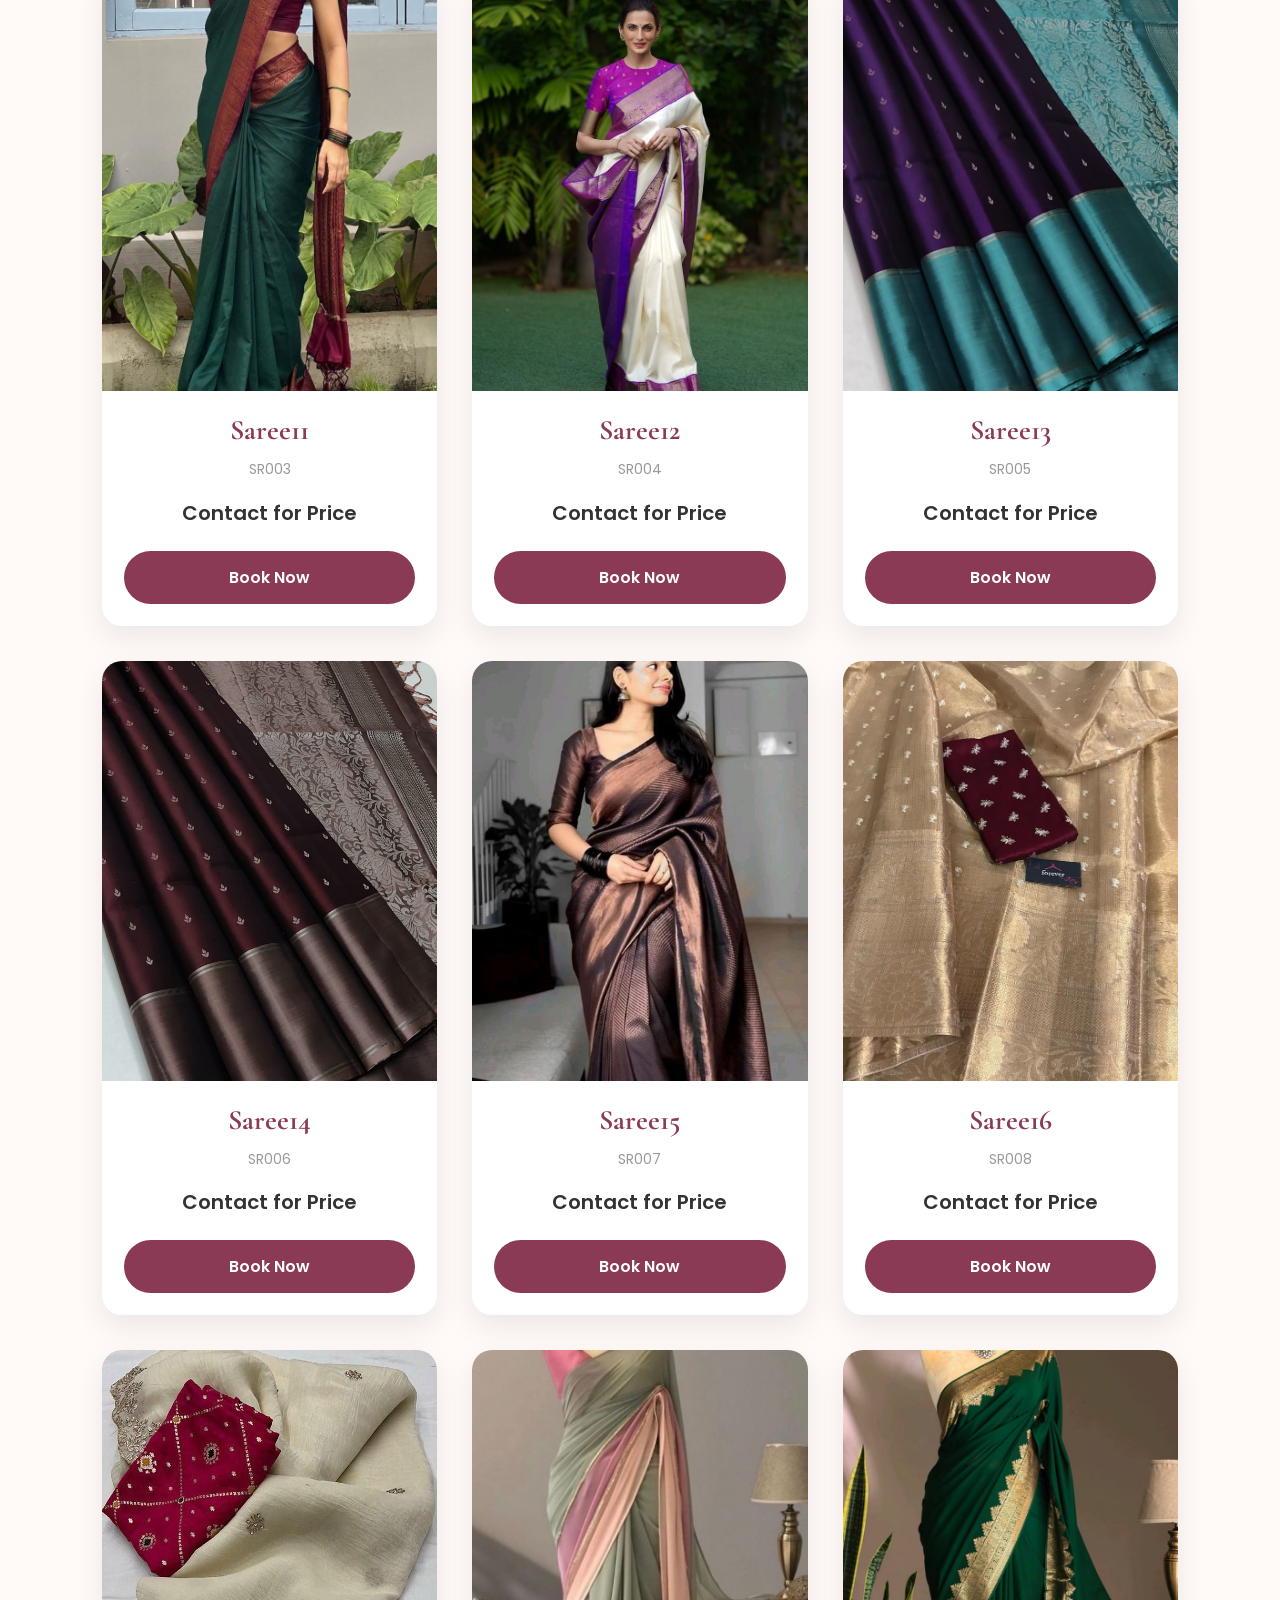
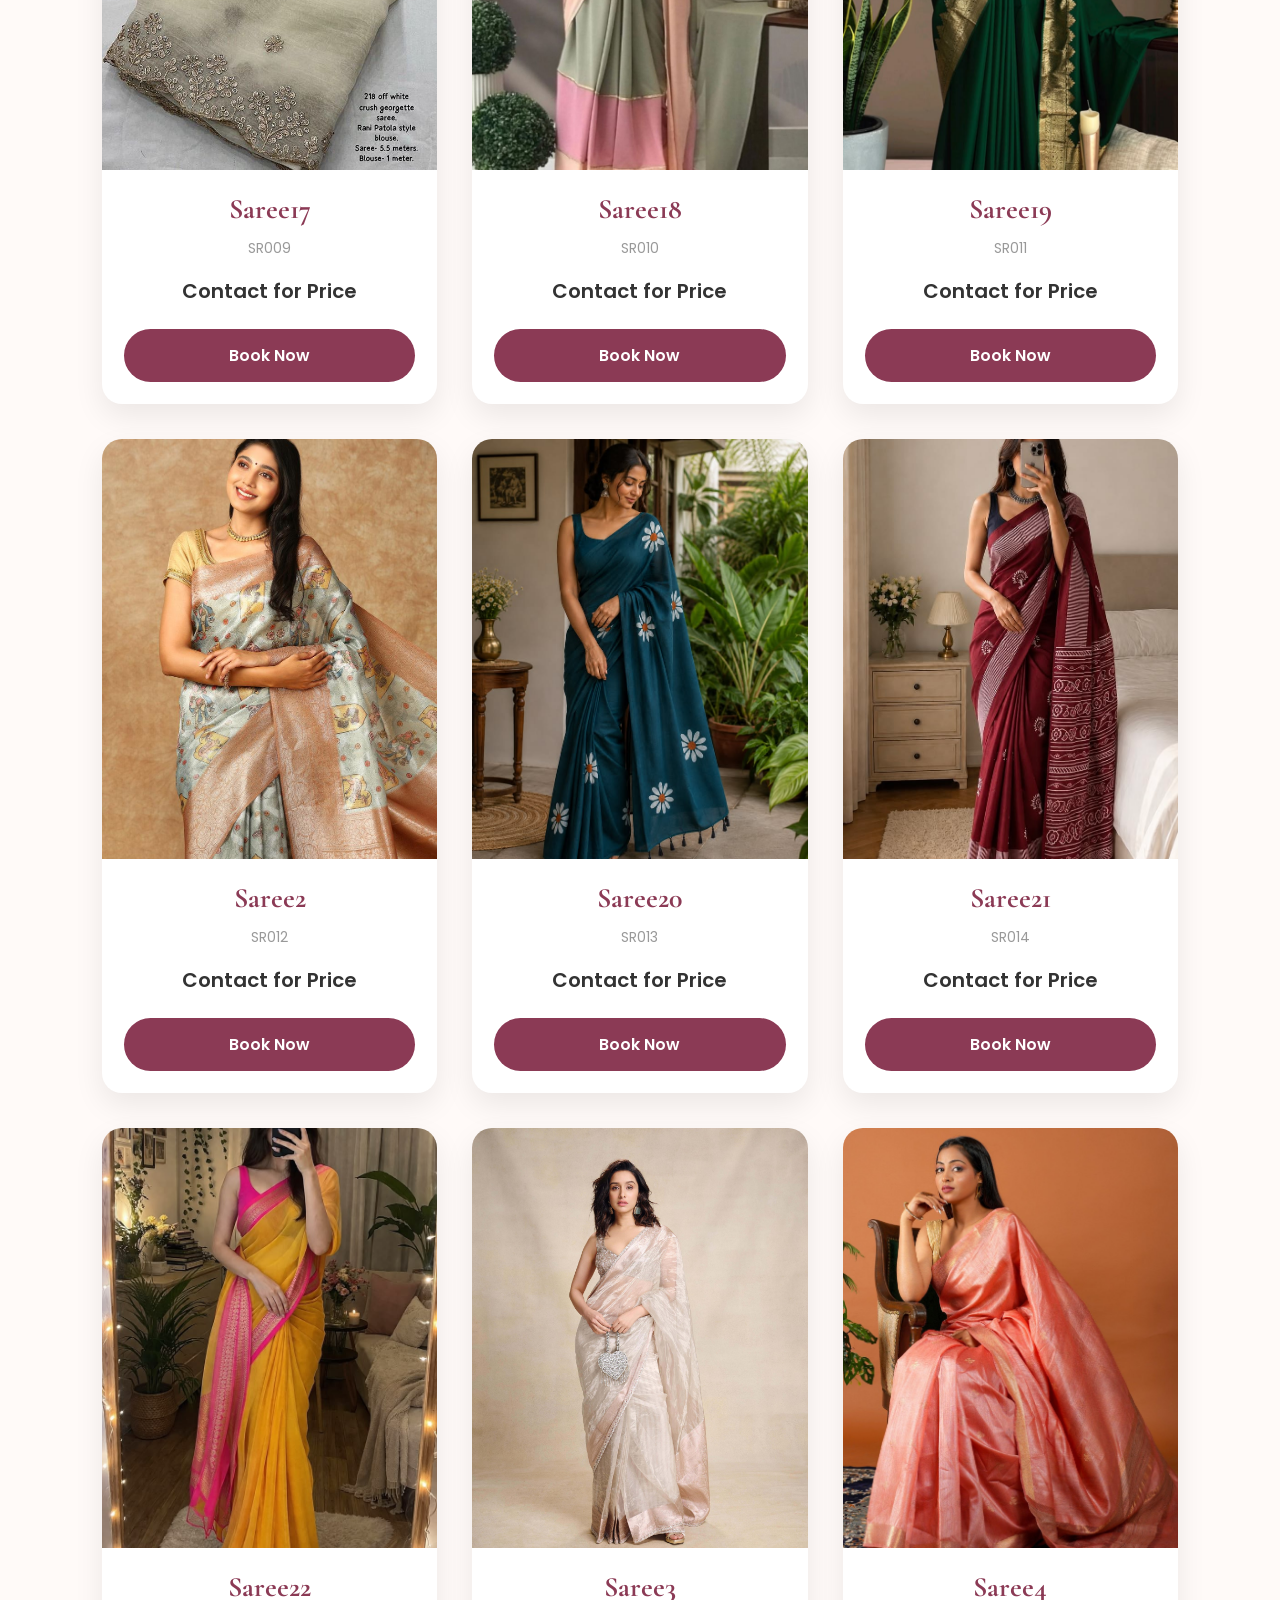
<file: products.html>
<!DOCTYPE html>
<html lang="en">

<head>

    <meta charset="UTF-8">
    <meta name="viewport" content="width=device-width, initial-scale=1.0">

    <title>RiHa Designer Studio | Products</title>

    <!-- Google Fonts -->

    <link rel="preconnect" href="https://fonts.googleapis.com">

    <link rel="preconnect" href="https://fonts.gstatic.com" crossorigin>

    <link href="https://fonts.googleapis.com/css2?family=Poppins:wght@300;400;500;600;700&family=Great+Vibes&family=Cormorant+Garamond:wght@500;600;700&display=swap" rel="stylesheet">

    <!-- CSS -->

    <link rel="stylesheet" href="css/style.css">

</head>

<body>

<!-- ==========================================
     NAVBAR
========================================== -->

<nav>

    <div class="logo">

        <h1>RiHa</h1>

        <p>DESIGNER STUDIO</p>

    </div>

    <ul>

        <li><a href="index.html">Home</a></li>

        <li><a href="index.html#collections">Collections</a></li>

        <li><a href="index.html#about">About</a></li>

        <li><a href="index.html#contact">Contact</a></li>

    </ul>

</nav>

<!-- ==========================================
     PRODUCTS PAGE
========================================== -->

<section class="products-page">

    <h2>Our Collections</h2>

    <div class="category-buttons">

        <button onclick="window.location.href='products.html'">
            All
        </button>

        <button onclick="window.location.href='products.html?category=saree'">
            Sarees
        </button>

        <button onclick="window.location.href='products.html?category=half-saree'">
            Half Sarees
        </button>

        <button onclick="window.location.href='products.html?category=kurtis'">
            Kurtis
        </button>

        <button onclick="window.location.href='products.html?category=blouses'">
            Blouses
        </button>

        <button onclick="window.location.href='products.html?category=dresses'">
            Dresses
        </button>

    </div>

    <!-- Products will load here -->

    <div id="products-container" class="product-grid">

    </div>

</section>

<!-- ==========================================
     FOOTER
========================================== -->

<footer>

    <div class="footer-container">

        <div>

            <h3>RiHa Designer Studio</h3>

            <p>Elegance in Every Thread.</p>

        </div>

        <div>

            <h4>Quick Links</h4>

            <a href="index.html">Home</a><br><br>

            <a href="index.html#collections">Collections</a><br><br>

            <a href="index.html#about">About</a><br><br>

            <a href="index.html#contact">Contact</a>

        </div>

        <div>

            <h4>Contact</h4>

            <p>📍 Hyderabad</p>

            <p>📞 +91 9876543210</p>

            <p>📧 rihadesignerstudio@gmail.com</p>

        </div>

    </div>

    <hr>

    <p class="copyright">

        © 2026 RiHa Designer Studio • All Rights Reserved

    </p>

</footer>

<!-- WhatsApp -->

<a href="https://wa.me/919876543210" class="whatsapp">

    💬

</a>

<!-- Back to Top -->

<a href="#" class="top-btn">

    ↑

</a>

<!-- ==========================================
     JAVASCRIPT
========================================== -->

<script src="js/products.js"></script>

</body>

</html>
</file>
<file: css/style.css>
/* =========================================
   GOOGLE FONTS
========================================= */

@import url('https://fonts.googleapis.com/css2?family=Poppins:wght@300;400;500;600;700&family=Cormorant+Garamond:wght@500;600;700&display=swap');

/* =========================================
   RESET
========================================= */

*{
    margin:0;
    padding:0;
    box-sizing:border-box;
}

/* =========================================
   ROOT COLORS
========================================= */

:root{

    --primary:#8B3A55;
    --secondary:#B76E79;
    --accent:#F8E9EC;

    --white:#ffffff;
    --black:#222;
    --gray:#666;

    --shadow:0 10px 25px rgba(0,0,0,.12);

}

/* =========================================
   BODY
========================================= */

html{

    scroll-behavior:smooth;

}

body{

    font-family:'Poppins',sans-serif;

    background:#fffaf8;

    color:var(--black);

    overflow-x:hidden;

}

/* =========================================
   COMMON ELEMENTS
========================================= */

img{

    display:block;

    max-width:100%;

}

a{

    text-decoration:none;

    transition:.3s;

}

button{

    font-family:'Poppins',sans-serif;

    cursor:pointer;

    transition:.3s;

}

section{

    padding:90px 8%;

}

h2{

    font-family:'Cormorant Garamond',serif;

    font-size:52px;

    text-align:center;

    color:var(--primary);

    margin-bottom:50px;

}

p{

    line-height:1.8;

}

/* =========================================
   NAVIGATION BAR
========================================= */

nav{

    position:fixed;

    top:0;
    left:0;

    width:100%;

    display:flex;

    justify-content:space-between;

    align-items:center;

    padding:18px 8%;

    background:rgba(255,250,248,.95);

    backdrop-filter:blur(10px);

    box-shadow:0 3px 15px rgba(0,0,0,.08);

    z-index:1000;

}

.logo{

    display:flex;

    flex-direction:column;

    align-items:flex-start;

}

.logo h1{

    font-family:'Great Vibes',cursive;

    font-size:48px;

    color:var(--primary);

    line-height:1;

}

.logo p{

    font-size:12px;

    letter-spacing:4px;

    color:var(--gray);

    margin-top:5px;

}

nav ul{

    display:flex;

    list-style:none;

    gap:35px;

}

nav ul li{

    list-style:none;

}

nav ul li a{

    color:var(--black);

    font-weight:500;

    font-size:16px;

    position:relative;

    padding-bottom:6px;

}

nav ul li a::after{

    content:"";

    position:absolute;

    left:0;

    bottom:0;

    width:0;

    height:2px;

    background:var(--primary);

    transition:.3s;

}

nav ul li a:hover{

    color:var(--primary);

}

nav ul li a:hover::after{

    width:100%;

}

/* =========================================
   HERO SECTION
========================================= */

.hero{

    height:100vh;

    background:
        linear-gradient(rgba(0,0,0,.45),
        rgba(0,0,0,.45)),
        url("../images/hero.jpg");

    background-size:cover;

    background-position:center;

    background-repeat:no-repeat;

    display:flex;

    flex-direction:column;

    justify-content:center;

    align-items:flex-start;

    padding:120px 8%;

    color:var(--white);

}

/* Hero Heading */

.hero h2{

    font-family:'Cormorant Garamond',serif;

    font-size:72px;

    line-height:1.1;

    max-width:750px;

    color:white;

    text-align:left;

    margin-bottom:25px;

    text-shadow:0 5px 20px rgba(0,0,0,.75);

}

/* Hero Paragraph */

.hero p{

    max-width:650px;

    font-size:20px;

    line-height:1.9;

    margin-bottom:40px;

    color:#f5f5f5;

    text-shadow:0 3px 12px rgba(0,0,0,.75);

}

/* Hero Button */

.hero button{

    background:var(--primary);

    color:white;

    border:none;

    padding:16px 38px;

    border-radius:40px;

    font-size:17px;

    font-weight:600;

    box-shadow:0 10px 25px rgba(139,58,85,.35);

}

.hero button:hover{

    background:var(--secondary);

    transform:translateY(-4px);

    box-shadow:0 15px 35px rgba(139,58,85,.45);

}

/* =========================================
   COLLECTIONS
========================================= */

.collections{

    background:#fff;

    text-align:center;

}

.collection-container{

    display:grid;

    grid-template-columns:repeat(auto-fit,minmax(280px,1fr));

    gap:35px;

    margin-top:50px;

}

/* =========================================
   COLLECTION CARD
========================================= */

.card{

    background:#fff;

    border-radius:18px;

    overflow:hidden;

    box-shadow:0 12px 30px rgba(0,0,0,.08);

    transition:all .35s ease;

    display:flex;

    flex-direction:column;

}

.card:hover{

    transform:translateY(-10px);

    box-shadow:0 18px 40px rgba(0,0,0,.15);

}

/* =========================================
   CARD IMAGE
========================================= */

.card img{

    width:100%;

    height:420px;

    object-fit:cover;

    transition:.4s;

}

.card:hover img{

    transform:scale(1.05);

}

/* =========================================
   CARD CONTENT
========================================= */

.card h3{

    margin-top:25px;

    color:var(--primary);

    font-size:26px;

    font-family:'Cormorant Garamond',serif;

}

.card p{

    color:var(--gray);

    font-size:16px;

    padding:15px 25px;

    flex:1;

}

/* =========================================
   VIEW BUTTON
========================================= */

.view-btn{

    display:inline-block;

    margin:20px auto 30px;

    padding:13px 30px;

    background:var(--primary);

    color:white;

    border-radius:35px;

    font-weight:600;

    transition:.3s;

    box-shadow:0 8px 20px rgba(139,58,85,.30);

}

.view-btn:hover{

    background:var(--secondary);

    transform:translateY(-3px);

    box-shadow:0 12px 25px rgba(139,58,85,.40);

}

/* =========================================
   ABOUT SECTION
========================================= */

.about{

    display:grid;

    grid-template-columns:1fr 1fr;

    gap:60px;

    align-items:center;

    background:#fffaf8;

}

.about-image img{

    width:100%;

    border-radius:20px;

    box-shadow:0 15px 35px rgba(0,0,0,.15);

    transition:.4s;

}

.about-image img:hover{

    transform:scale(1.03);

}

.about-text h2{

    text-align:left;

    margin-bottom:25px;

}

.about-text p{

    font-size:17px;

    color:var(--gray);

    margin-bottom:20px;

    text-align:justify;

}

/* =========================================
   WHY CHOOSE US
========================================= */

.why{

    background:#fff;

    text-align:center;

}

.why-container{

    display:grid;

    grid-template-columns:repeat(auto-fit,minmax(240px,1fr));

    gap:30px;

    margin-top:50px;

}

.why-card{

    background:#fff;

    padding:35px 25px;

    border-radius:18px;

    box-shadow:0 10px 25px rgba(0,0,0,.08);

    transition:.35s;

}

.why-card:hover{

    transform:translateY(-8px);

    box-shadow:0 18px 35px rgba(0,0,0,.15);

}

.why-card h3{

    color:var(--primary);

    font-size:24px;

    margin-bottom:18px;

    font-family:'Cormorant Garamond',serif;

}

.why-card p{

    color:var(--gray);

    font-size:16px;

    line-height:1.8;

}

/* =========================================
   GALLERY
========================================= */

.gallery{

    background:#fffaf8;

    text-align:center;

}

.gallery-grid{

    display:grid;

    grid-template-columns:repeat(auto-fit,minmax(250px,1fr));

    gap:25px;

    margin-top:50px;

}

.gallery-grid img{

    width:100%;

    height:360px;

    object-fit:cover;

    border-radius:18px;

    cursor:pointer;

    transition:all .4s ease;

    box-shadow:0 10px 25px rgba(0,0,0,.08);

}

.gallery-grid img:hover{

    transform:scale(1.05);

    box-shadow:0 18px 35px rgba(0,0,0,.18);

}


/* =========================================
   CUSTOMER REVIEWS
========================================= */

.reviews{

    background:white;

    text-align:center;

}

.review-container{

    display:grid;

    grid-template-columns:repeat(auto-fit,minmax(300px,1fr));

    gap:30px;

    margin-top:50px;

}

.review{

    background:#fffaf8;

    padding:35px;

    border-radius:20px;

    box-shadow:0 10px 25px rgba(0,0,0,.08);

    transition:.35s;

}

.review:hover{

    transform:translateY(-8px);

    box-shadow:0 18px 35px rgba(0,0,0,.15);

}

.review p{

    margin:20px 0;

    color:var(--gray);

    font-size:16px;

    line-height:1.8;

}

.review h4{

    color:var(--primary);

    font-size:20px;

    font-family:'Cormorant Garamond',serif;

}

/* =========================================
   CONTACT SECTION
========================================= */

.contact{

    background:#fffaf8;

}

.contact-container{

    display:grid;

    grid-template-columns:1fr 1fr;

    gap:60px;

    align-items:center;

    margin-top:50px;

}

/* =========================================
   CONTACT INFO
========================================= */

.contact-info{

    background:white;

    padding:40px;

    border-radius:20px;

    box-shadow:0 10px 25px rgba(0,0,0,.08);

}

.contact-info h3{

    color:var(--primary);

    font-family:'Cormorant Garamond',serif;

    font-size:34px;

    margin-bottom:25px;

}

.contact-info p{

    margin:18px 0;

    color:var(--gray);

    font-size:17px;

}

/* =========================================
   CONTACT FORM
========================================= */

.contact form{

    display:flex;

    flex-direction:column;

    gap:18px;

}

.contact input,

.contact textarea{

    width:100%;

    padding:16px 18px;

    border:1px solid #ddd;

    border-radius:12px;

    font-size:16px;

    font-family:'Poppins',sans-serif;

    outline:none;

    transition:.3s;

    background:white;

}

.contact textarea{

    height:170px;

    resize:none;

}

.contact input:focus,

.contact textarea:focus{

    border-color:var(--secondary);

    box-shadow:0 0 8px rgba(183,110,121,.3);

}

/* =========================================
   CONTACT BUTTON
========================================= */

.contact button{

    background:var(--primary);

    color:white;

    border:none;

    padding:16px;

    border-radius:35px;

    font-size:17px;

    font-weight:600;

    transition:.3s;

    box-shadow:0 10px 20px rgba(139,58,85,.25);

}

.contact button:hover{

    background:var(--secondary);

    transform:translateY(-3px);

    box-shadow:0 15px 30px rgba(139,58,85,.35);

}

/* =========================================
   FOOTER
========================================= */

footer{

    background:var(--primary);

    color:white;

    padding:70px 8% 30px;

}

.footer-container{

    display:grid;

    grid-template-columns:repeat(auto-fit,minmax(250px,1fr));

    gap:50px;

    margin-bottom:40px;

}

.footer-container h3{

    font-family:'Cormorant Garamond',serif;

    font-size:34px;

    margin-bottom:18px;

}

.footer-container h4{

    font-size:20px;

    margin-bottom:20px;

    color:#ffe6ec;

}

.footer-container p{

    margin:12px 0;

    color:#f4f4f4;

    font-size:15px;

    line-height:1.8;

}

.footer-container a{

    color:#f4f4f4;

    text-decoration:none;

    transition:.3s;

}

.footer-container a:hover{

    color:#ffe6ec;

    padding-left:6px;

}

footer hr{

    border:none;

    height:1px;

    background:rgba(255,255,255,.25);

    margin:35px 0 25px;

}

.copyright{

    text-align:center;

    color:#f7f7f7;

    font-size:14px;

    letter-spacing:1px;

}

/* =========================================
   FLOATING BUTTONS
========================================= */

/* WhatsApp */

.whatsapp{

    position:fixed;

    bottom:25px;

    right:25px;

    width:60px;

    height:60px;

    background:#25D366;

    color:white;

    border-radius:50%;

    display:flex;

    justify-content:center;

    align-items:center;

    font-size:30px;

    box-shadow:0 10px 25px rgba(0,0,0,.25);

    z-index:999;

    transition:.3s;

}

.whatsapp:hover{

    transform:scale(1.1);

    box-shadow:0 15px 30px rgba(0,0,0,.35);

}


/* Back To Top */

.top-btn{

    position:fixed;

    bottom:100px;

    right:25px;

    width:50px;

    height:50px;

    background:var(--primary);

    color:white;

    border-radius:50%;

    display:flex;

    justify-content:center;

    align-items:center;

    font-size:22px;

    text-decoration:none;

    box-shadow:0 10px 20px rgba(0,0,0,.25);

    transition:.3s;

}

.top-btn:hover{

    background:var(--secondary);

    transform:translateY(-5px);

}


/* =========================================
   RESPONSIVE DESIGN
========================================= */

@media(max-width:992px){

    nav{

        padding:18px 5%;

    }

    nav ul{

        gap:20px;

    }

    .hero h2{

        font-size:58px;

        max-width:600px;

    }

    .hero p{

        max-width:550px;

        font-size:18px;

    }

    .about{

        grid-template-columns:1fr;

    }

    .contact-container{

        grid-template-columns:1fr;

    }

}


@media(max-width:768px){

    nav{

        flex-direction:column;

        gap:15px;

    }

    nav ul{

        flex-wrap:wrap;

        justify-content:center;

        gap:15px;

    }

    .hero{

        text-align:center;

        align-items:center;

    }

    .hero h2{

        font-size:48px;

        text-align:center;

    }

    .hero p{

        text-align:center;

    }

    .about-text h2{

        text-align:center;

    }

    .about-text p{

        text-align:left;

    }

}


@media(max-width:576px){

    section{

        padding:70px 5%;

    }

    h2{

        font-size:38px;

    }

    .hero h2{

        font-size:38px;

    }

    .hero p{

        font-size:16px;

    }

    .gallery-grid{

        grid-template-columns:1fr;

    }

    .collection-container{

        grid-template-columns:1fr;

    }

    .review-container{

        grid-template-columns:1fr;

    }

    .footer-container{

        grid-template-columns:1fr;

        text-align:center;

    }

    .contact-info{

        text-align:center;

    }

}

/* =========================================
   PRODUCTS PAGE
========================================= */

.products-page{

    padding:140px 8% 80px;

    background:#fffaf8;

    min-height:100vh;

}

/* =========================================
   CATEGORY BUTTONS
========================================= */

.category-buttons{

    display:flex;

    justify-content:center;

    flex-wrap:wrap;

    gap:18px;

    margin:40px 0 60px;

}

.category-buttons button{

    background:white;

    color:var(--primary);

    border:2px solid var(--primary);

    padding:12px 28px;

    border-radius:30px;

    font-size:16px;

    font-weight:600;

    transition:.3s;

}

.category-buttons button:hover{

    background:var(--primary);

    color:white;

    transform:translateY(-3px);

}

/* =========================================
   PRODUCT GRID
========================================= */

.product-grid{

    display:grid;

    grid-template-columns:repeat(auto-fit,minmax(280px,1fr));

    gap:35px;

}

/* =========================================
   PRODUCT CARD
========================================= */

.product-card{

    background:white;

    border-radius:20px;

    overflow:hidden;

    box-shadow:0 12px 30px rgba(0,0,0,.08);

    transition:.35s;

}

.product-card:hover{

    transform:translateY(-10px);

    box-shadow:0 18px 40px rgba(0,0,0,.15);

}

/* =========================================
   PRODUCT IMAGE
========================================= */

.product-card img{

    width:100%;

    height:420px;

    object-fit:cover;

    transition:.4s;

}

.product-card:hover img{

    transform:scale(1.05);

}

/* =========================================
   PRODUCT INFO
========================================= */

.product-info{

    padding:22px;

    text-align:center;

}

.product-info h3{

    font-family:'Cormorant Garamond',serif;

    font-size:28px;

    color:var(--primary);

    margin-bottom:10px;

}

.product-id{

    color:#999;

    font-size:14px;

    margin-bottom:12px;

}

.price{

    font-size:20px;

    font-weight:600;

    color:#333;

    margin-bottom:20px;

}

/* =========================================
   BOOK BUTTON
========================================= */

.book-btn{

    width:100%;

    background:var(--primary);

    color:white;

    border:none;

    padding:14px;

    border-radius:35px;

    font-size:16px;

    font-weight:600;

    transition:.3s;

}

.book-btn:hover{

    background:var(--secondary);

    transform:translateY(-3px);

}

/* =========================================
   PRODUCTS RESPONSIVE
========================================= */

@media(max-width:768px){

    .products-page{

        padding:120px 5% 60px;

    }

    .category-buttons{

        gap:12px;

    }

    .category-buttons button{

        width:100%;

    }

    .product-card img{

        height:350px;

    }

}
</file>
